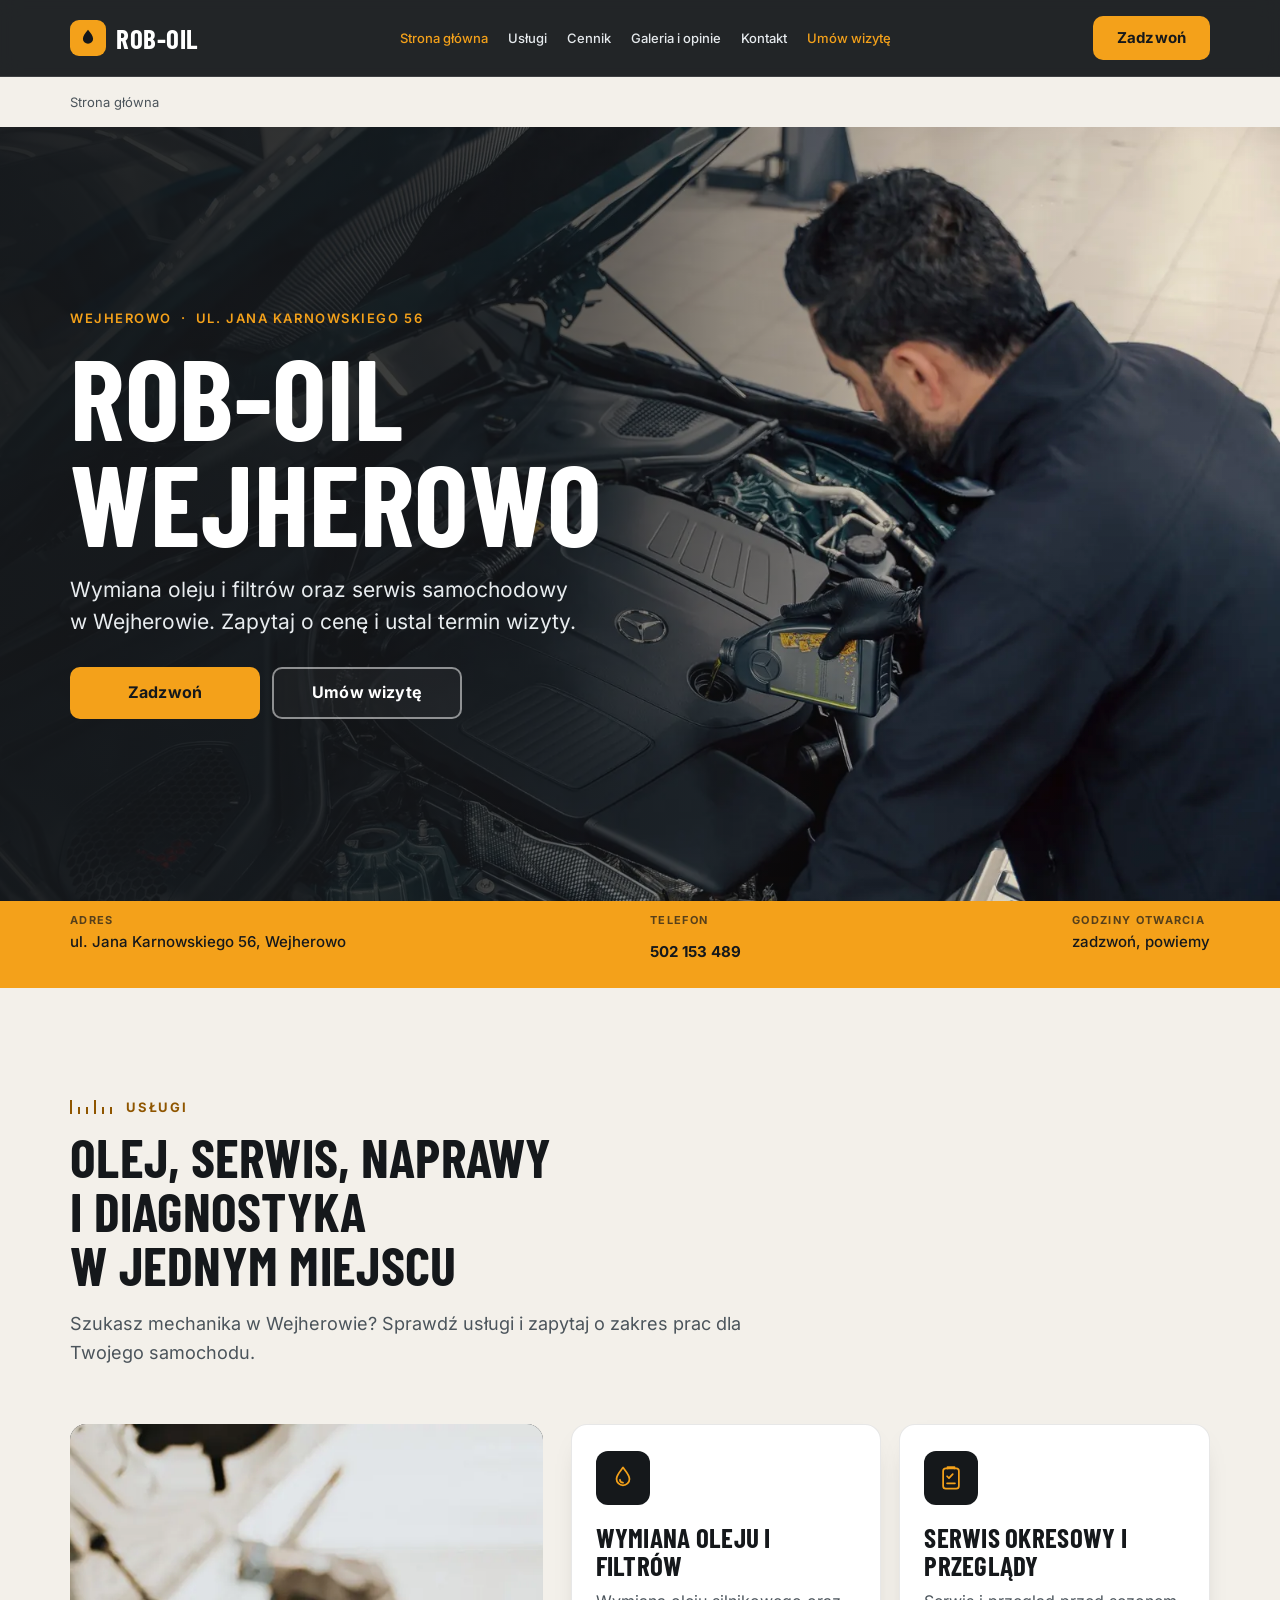
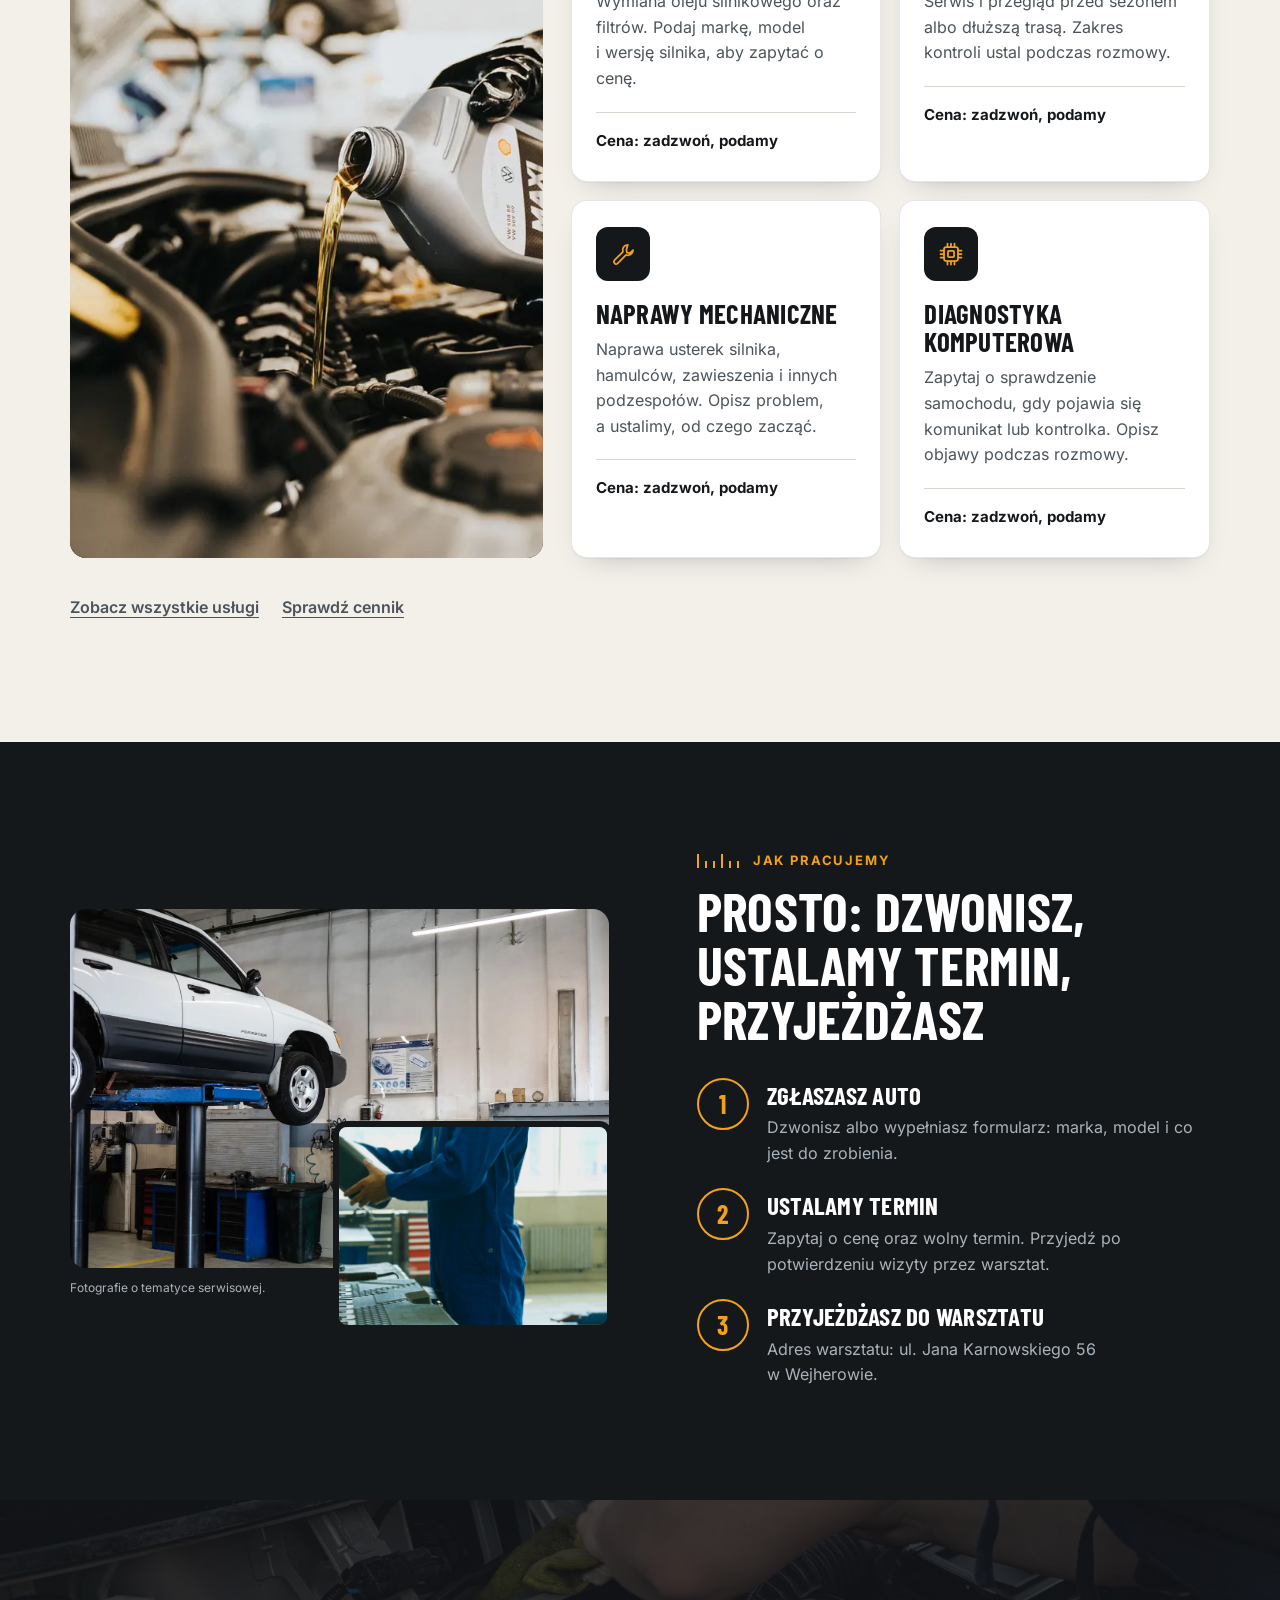
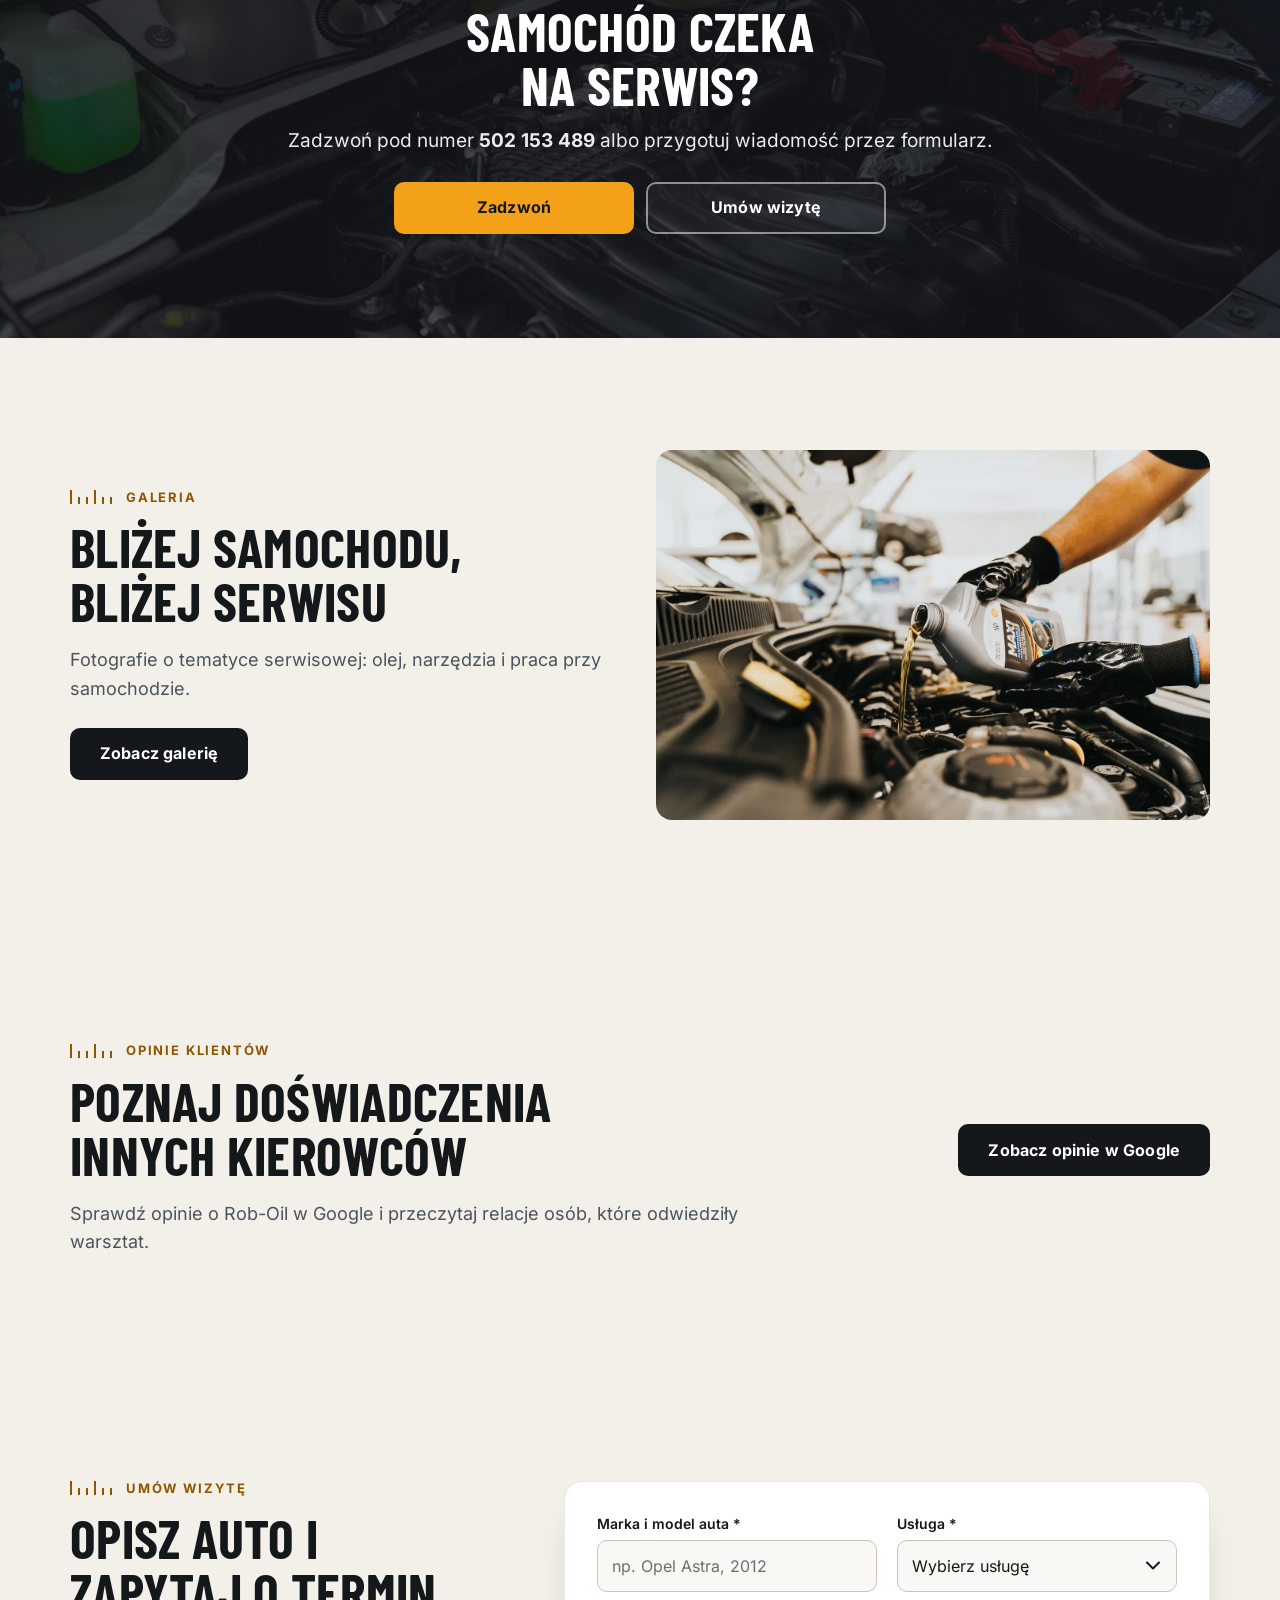
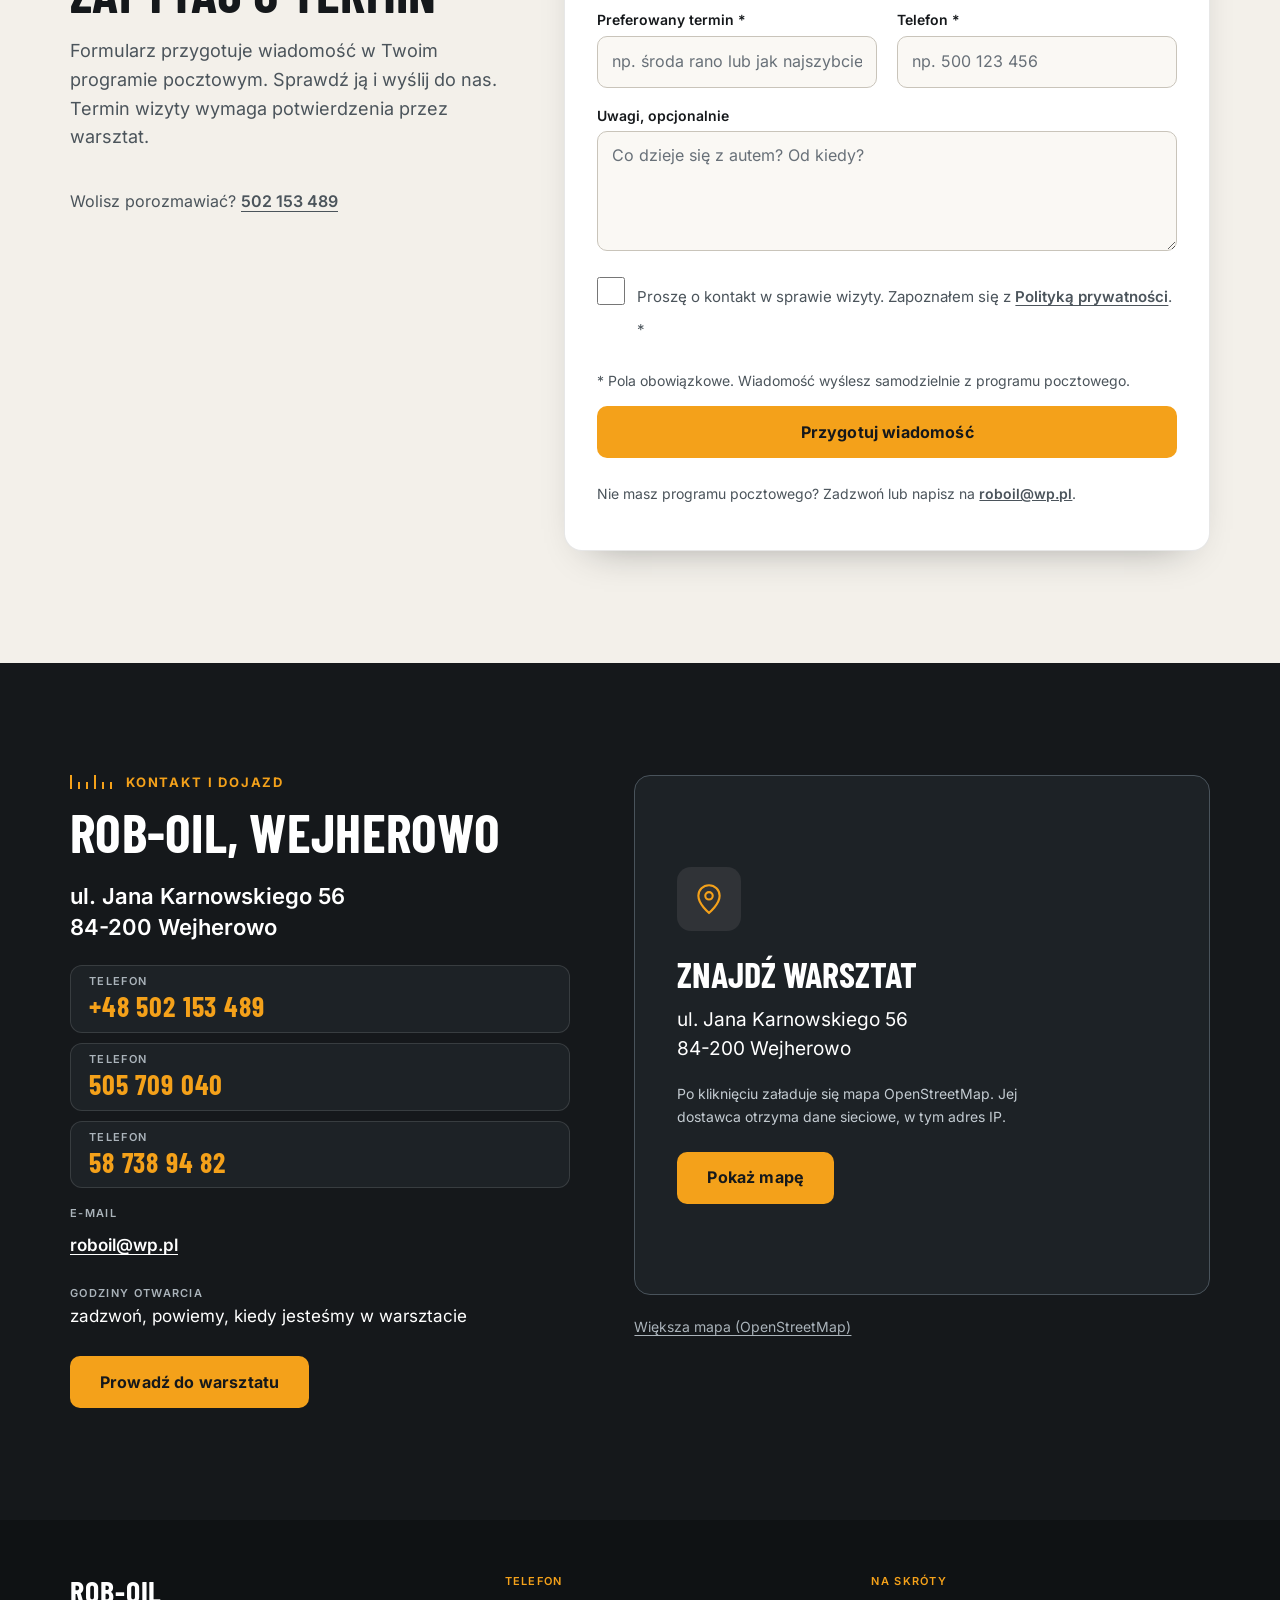
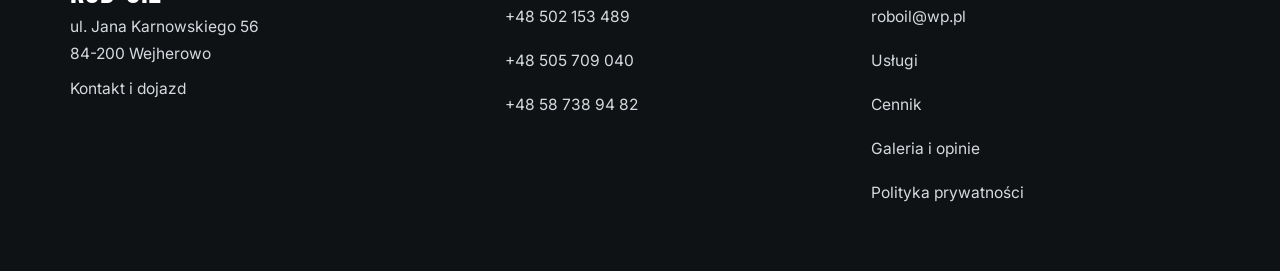
<file: index.html>
<!doctype html><html lang="pl"><head><meta charset="utf-8"><meta name="viewport" content="width=device-width, initial-scale=1"><title>Rob-Oil Wejherowo | Mechanik, wymiana oleju i serwis samochodowy</title>
<meta name="robots" content="noindex, nofollow">
<meta name="description" content="Rob-Oil, mechanik w Wejherowie. Wymiana oleju, serwis samochodowy, kontakt i dojazd. ul. Jana Karnowskiego 56. Zadzwoń: 502 153 489."><meta name="theme-color" content="#15181b"><meta property="og:type" content="website"><meta property="og:locale" content="pl_PL"><meta property="og:site_name" content="Rob-Oil"><meta property="og:title" content="Rob-Oil Wejherowo | Mechanik, wymiana oleju i serwis samochodowy"><meta property="og:description" content="Rob-Oil, mechanik w Wejherowie. Wymiana oleju, serwis samochodowy, kontakt i dojazd. ul. Jana Karnowskiego 56. Zadzwoń: 502 153 489."><meta property="og:image" content="img/og.webp"><meta name="twitter:card" content="summary_large_image"><link rel="icon" href="favicon.svg"><link rel="preload" href="fonts/inter-400-700-latin-ext.woff2" as="font" type="font/woff2" crossorigin><link rel="preload" href="fonts/barlow-condensed-700-latin-ext.woff2" as="font" type="font/woff2" crossorigin><link rel="stylesheet" href="styles.css"><script type="application/ld+json">{"@context":"https://schema.org","@type":"AutoRepair","name":"Rob-Oil","email":"roboil@wp.pl","telephone":["+48502153489","+48505709040","+48587389482"],"address":{"@type":"PostalAddress","streetAddress":"ul. Jana Karnowskiego 56","postalCode":"84-200","addressLocality":"Wejherowo","addressCountry":"PL"},"geo":{"@type":"GeoCoordinates","latitude":54.6129744,"longitude":18.22025}}</script><script src="script.js" defer></script></head><body><a class="skip" href="#tresc">Przejdź do treści</a><header class="top" id="gora"><div class="wrap top__in"><a class="logo" href="index.html" aria-label="Rob-Oil, strona główna"><span class="logo__mark" aria-hidden="true"><svg viewBox="0 0 32 32" width="22" height="22"><path d="M16 4c4.2 5.4 7.4 9 7.4 13a7.4 7.4 0 0 1-14.8 0c0-4 3.2-7.6 7.4-13z" fill="currentColor"/></svg></span><span class="logo__text">Rob-Oil</span></a><button class="menu-toggle" id="menu-toggle" type="button" aria-expanded="false" aria-controls="primary-nav"><span>Menu</span><svg width="20" height="20" viewBox="0 0 20 20" aria-hidden="true"><path d="M2 5h16M2 10h16M2 15h16" fill="none" stroke="currentColor" stroke-width="2"/></svg></button><nav class="nav" id="primary-nav" aria-label="Menu główne"><a href="index.html" aria-current="page">Strona główna</a><a href="uslugi.html">Usługi</a><a href="cennik.html">Cennik</a><a href="galeria.html">Galeria i opinie</a><a href="kontakt.html">Kontakt</a><a class="nav__book" href="kontakt.html#wizyta">Umów wizytę</a></nav><a class="btn btn--accent btn--sm top__call" href="tel:+48502153489">Zadzwoń</a></div></header><main id="tresc"><nav class="breadcrumbs wrap" aria-label="Okruszki"><ol><li><span aria-current="page">Strona główna</span></li></ol></nav>

<section class="hero">
  <img class="hero__img" src="img/hero-serwis.webp" width="1600" height="1067" alt="Mechanik nalewa olej do silnika samochodu osobowego w warsztacie" fetchpriority="high">
  <div class="hero__shade" aria-hidden="true"></div>
  <div class="wrap hero__in">
    <p class="eyebrow">Wejherowo &nbsp;·&nbsp; ul.&nbsp;Jana&nbsp;Karnowskiego&nbsp;56</p>
    <h1>Rob-Oil Wejherowo</h1>
    <p class="hero__lead">Wymiana oleju i filtrów oraz serwis samochodowy w&nbsp;Wejherowie. Zapytaj o cenę i&nbsp;ustal termin wizyty.</p>
    <div class="hero__cta">
      <a class="btn btn--accent" href="tel:+48502153489">Zadzwoń</a>
      <a class="btn btn--ghost" href="kontakt.html#wizyta">Umów wizytę</a>
    </div>
  </div>
</section>

<section class="strip" aria-label="Najważniejsze informacje">
  <ul class="wrap strip__in">
    <li><span class="strip__k">Adres</span> ul. Jana Karnowskiego 56, Wejherowo</li>
    <li><span class="strip__k">Telefon</span> <a href="tel:+48502153489">502 153 489</a></li>
    <li><span class="strip__k">Godziny otwarcia</span> zadzwoń, powiemy</li>
  </ul>
</section>

<section class="sec sec--paper" id="uslugi">
  <div class="wrap">
    <p class="kicker"><span class="ruler" aria-hidden="true"></span>Usługi</p>
    <h2>Olej, serwis, naprawy i&nbsp;diagnostyka w&nbsp;jednym miejscu</h2>
    <p class="sec__lead">Szukasz mechanika w Wejherowie? Sprawdź usługi i&nbsp;zapytaj o zakres prac dla Twojego samochodu.</p>

    <div class="svc">
      <figure class="svc__photo">
        <img src="img/wymiana-oleju.webp" width="1400" height="933" loading="lazy" alt="Zbliżenie: olej silnikowy wlewany do silnika samochodu, w rękawicach roboczych">
      </figure>
      <div class="svc__grid">
        <article class="card">
          <span class="card__ico" aria-hidden="true"><svg viewBox="0 0 32 32" width="28" height="28" fill="none" stroke="currentColor" stroke-width="2" stroke-linecap="round" stroke-linejoin="round"><path d="M16 4c4.2 5.4 7.4 9 7.4 13a7.4 7.4 0 0 1-14.8 0c0-4 3.2-7.6 7.4-13z"/><path d="M12.5 18a3.6 3.6 0 0 0 3.5 3.4"/></svg></span>
          <h3>Wymiana oleju i filtrów</h3>
          <p>Wymiana oleju silnikowego oraz filtrów. Podaj markę, model i&nbsp;wersję silnika, aby zapytać o cenę.</p>
        <p class="price-label">Cena: zadzwoń, podamy</p></article>
        <article class="card">
          <span class="card__ico" aria-hidden="true"><svg viewBox="0 0 32 32" width="28" height="28" fill="none" stroke="currentColor" stroke-width="2" stroke-linecap="round" stroke-linejoin="round"><rect x="7" y="5" width="18" height="23" rx="3"/><path d="M12 5V3.5h8V5"/><path d="M11.5 14l2.2 2.2 4.3-4.6"/><path d="M11.5 22h9"/></svg></span>
          <h3>Serwis okresowy i przeglądy</h3>
          <p>Serwis i przegląd przed sezonem albo dłuższą trasą. Zakres kontroli ustal podczas rozmowy.</p>
        <p class="price-label">Cena: zadzwoń, podamy</p></article>
        <article class="card">
          <span class="card__ico" aria-hidden="true"><svg viewBox="0 0 32 32" width="28" height="28" fill="none" stroke="currentColor" stroke-width="2" stroke-linecap="round" stroke-linejoin="round"><path d="M21.5 5.5a6 6 0 0 0-5.6 8L6 23.4a2.6 2.6 0 0 0 3.6 3.6l9.9-9.9a6 6 0 0 0 8-5.6l-3.6 3.6-3.4-.6-.6-3.4z"/></svg></span>
          <h3>Naprawy mechaniczne</h3>
          <p>Naprawa usterek silnika, hamulców, zawieszenia i&nbsp;innych podzespołów. Opisz problem, a&nbsp;ustalimy, od czego zacząć.</p>
        <p class="price-label">Cena: zadzwoń, podamy</p></article>
        <article class="card">
          <span class="card__ico" aria-hidden="true"><svg viewBox="0 0 32 32" width="28" height="28" fill="none" stroke="currentColor" stroke-width="2" stroke-linecap="round" stroke-linejoin="round"><rect x="8" y="8" width="16" height="16" rx="2.5"/><rect x="12.5" y="12.5" width="7" height="7" rx="1"/><path d="M12 4v4M16 4v4M20 4v4M12 24v4M16 24v4M20 24v4M4 12h4M4 16h4M4 20h4M24 12h4M24 16h4M24 20h4"/></svg></span>
          <h3>Diagnostyka komputerowa</h3>
          <p>Zapytaj o sprawdzenie samochodu, gdy pojawia się komunikat lub kontrolka. Opisz objawy podczas rozmowy.</p>
        <p class="price-label">Cena: zadzwoń, podamy</p></article>
      </div>
    </div>
    <p class="note"><a class="text-link" href="uslugi.html">Zobacz wszystkie usługi</a> <a class="text-link" href="cennik.html">Sprawdź cennik</a></p>
  </div>
</section>

<section class="sec sec--dark" id="jak-pracujemy">
  <div class="wrap how">
    <div class="duo">
      <img class="duo__big" src="img/warsztat-podnosnik.webp" width="1400" height="933" loading="lazy" alt="Wnętrze warsztatu: samochód osobowy na podnośniku, wózki z narzędziami przy ścianie">
      <img class="duo__small" src="img/mechanik-olej.webp" width="1200" height="820" loading="lazy" alt="Mechanik w niebieskim kombinezonie z pojemnikiem oleju w warsztacie">
    <p class="photo-context">Fotografie o tematyce serwisowej.</p></div>
    <div class="how__txt">
      <p class="kicker"><span class="ruler" aria-hidden="true"></span>Jak pracujemy</p>
      <h2>Prosto: dzwonisz, ustalamy termin, przyjeżdżasz</h2>
      <ol class="steps">
        <li><span class="steps__n" aria-hidden="true">1</span><div><h3>Zgłaszasz auto</h3><p>Dzwonisz albo wypełniasz formularz: marka, model i&nbsp;co jest do zrobienia.</p></div></li>
        <li><span class="steps__n" aria-hidden="true">2</span><div><h3>Ustalamy termin</h3><p>Zapytaj o cenę oraz wolny termin. Przyjedź po potwierdzeniu wizyty przez warsztat.</p></div></li>
        <li><span class="steps__n" aria-hidden="true">3</span><div><h3>Przyjeżdżasz do warsztatu</h3><p>Adres warsztatu: ul. Jana Karnowskiego 56 w&nbsp;Wejherowie.</p></div></li>
      </ol>
    </div>
  </div>
</section>

<section class="band">
  <img class="band__img" src="img/naprawy-silnik.webp" width="1600" height="1067" loading="lazy" alt="Praca przy silniku samochodu">
  <div class="band__shade" aria-hidden="true"></div>
  <div class="wrap band__in">
    <h2>Samochód czeka na serwis?</h2>
    <p>Zadzwoń pod numer <strong>502&nbsp;153&nbsp;489</strong> albo przygotuj wiadomość przez formularz.</p>
    <div class="band__cta">
      <a class="btn btn--accent" href="tel:+48502153489">Zadzwoń</a>
      <a class="btn btn--ghost" href="kontakt.html#wizyta">Umów wizytę</a>
    </div>
  </div>
</section>

<section class="sec sec--paper"><div class="wrap gallery-teaser"><div><p class="kicker"><span class="ruler" aria-hidden="true"></span>Galeria</p><h2>Bliżej samochodu, bliżej serwisu</h2><p class="sec__lead">Fotografie o tematyce serwisowej: olej, narzędzia i praca przy samochodzie.</p><a class="btn btn--dark" href="galeria.html">Zobacz galerię</a></div><a href="galeria.html" aria-label="Otwórz galerię zdjęć"><img src="img/wymiana-oleju.webp" alt="Nalewanie oleju do silnika" width="1400" height="933" loading="lazy"></a></div></section><section class="sec sec--paper" id="opinie"><div class="wrap review-block"><div><p class="kicker"><span class="ruler" aria-hidden="true"></span>Opinie klientów</p><h2>Poznaj doświadczenia innych kierowców</h2><p class="sec__lead">Sprawdź opinie o Rob-Oil w Google i przeczytaj relacje osób, które odwiedziły warsztat.</p></div><a class="btn btn--dark" href="https://www.google.com/maps/search/?api=1&amp;query=Rob-Oil%20Jana%20Karnowskiego%2056%20Wejherowo" target="_blank" rel="noopener noreferrer">Zobacz opinie w Google</a></div></section><section class="sec sec--paper" id="wizyta"><div class="wrap book"><div class="book__intro"><p class="kicker"><span class="ruler" aria-hidden="true"></span>Umów wizytę</p><h2>Opisz auto i zapytaj o termin</h2><p class="sec__lead">Formularz przygotuje wiadomość w Twoim programie pocztowym. Sprawdź ją i wyślij do nas. Termin wizyty wymaga potwierdzenia przez warsztat.</p><p class="note">Wolisz porozmawiać? <a class="text-link" href="tel:+48502153489">502 153 489</a></p></div><form class="form" id="forma" action="mailto:roboil@wp.pl" method="post" enctype="text/plain" novalidate><div id="form-errors" class="form-errors field--full" role="alert" tabindex="-1" hidden></div><div class="field"><label for="f-auto">Marka i model auta *</label><input id="f-auto" name="auto" type="text" required autocomplete="off" placeholder="np. Opel Astra, 2012" maxlength="80"></div><div class="field"><label for="f-usluga">Usługa *</label><select id="f-usluga" name="usluga" required><option value="">Wybierz usługę</option><option>Wymiana oleju i filtrów</option><option>Serwis okresowy i przeglądy</option><option>Naprawy mechaniczne</option><option>Diagnostyka komputerowa</option><option>Opony i wulkanizacja</option><option>Serwis klimatyzacji</option><option>Olej w skrzyni automatycznej</option><option>Sprawdzenie auta przed zakupem</option><option>Inna sprawa</option></select></div><div class="field"><label for="f-termin">Preferowany termin *</label><input id="f-termin" name="termin" type="text" required autocomplete="off" placeholder="np. środa rano lub jak najszybciej" maxlength="80"></div><div class="field"><label for="f-tel">Telefon *</label><input id="f-tel" name="telefon" type="tel" required autocomplete="tel" inputmode="tel" placeholder="np. 500 123 456" maxlength="30"></div><div class="field field--full"><label for="f-uwagi">Uwagi, opcjonalnie</label><textarea id="f-uwagi" name="uwagi" rows="4" placeholder="Co dzieje się z autem? Od kiedy?" maxlength="1000"></textarea></div><div class="field field--full"><label class="check" for="f-zgoda"><input id="f-zgoda" name="zgoda" type="checkbox" required><span>Proszę o kontakt w sprawie wizyty. Zapoznałem się z <a href="polityka-prywatnosci.html">Polityką prywatności</a>. *</span></label></div><div class="field field--full form__foot"><p class="form__hint">* Pola obowiązkowe. Wiadomość wyślesz samodzielnie z programu pocztowego.</p><button class="btn btn--accent btn--block" type="submit">Przygotuj wiadomość</button><p class="form__hint" id="forma-info" role="status">Nie masz programu pocztowego? Zadzwoń lub napisz na <a href="mailto:roboil@wp.pl">roboil@wp.pl</a>.</p><a id="mailto-fallback" class="text-link" hidden href="mailto:roboil@wp.pl">Otwórz przygotowaną wiadomość ponownie</a></div></form></div></section><section class="sec sec--dark" id="kontakt">
  <div class="wrap contact">
    <div class="contact__info">
      <p class="kicker"><span class="ruler" aria-hidden="true"></span>Kontakt i dojazd</p>
      <h2>Rob-Oil, Wejherowo</h2>
      <address class="addr">
        ul. Jana Karnowskiego 56<br>
        84-200 Wejherowo
      </address>
      <ul class="phones">
        <li><a href="tel:+48502153489"><span>Telefon</span><strong>+48 502 153 489</strong></a></li>
        <li><a href="tel:+48505709040"><span>Telefon</span><strong>505 709 040</strong></a></li>
        <li><a href="tel:+48587389482"><span>Telefon</span><strong>58 738 94 82</strong></a></li>
      </ul>
      <p class="mail"><span>E-mail</span> <a href="mailto:roboil@wp.pl">roboil@wp.pl</a></p>
      <p class="hours"><span>Godziny otwarcia</span> zadzwoń, powiemy, kiedy jesteśmy w warsztacie</p>
      <a class="btn btn--accent" href="https://www.google.com/maps/dir/?api=1&amp;destination=54.6129744,18.22025" target="_blank" rel="noopener">Prowadź do warsztatu</a>
    </div>
    <div class="contact__map">
      <div class="map-preview" id="map-preview">
        <span class="map-preview__icon" aria-hidden="true"><svg viewBox="0 0 32 32" width="34" height="34" fill="none" stroke="currentColor" stroke-width="2"><path d="M26 13c0 8-10 16-10 16S6 21 6 13a10 10 0 1 1 20 0Z"/><circle cx="16" cy="13" r="3.5"/></svg></span>
        <h3>Znajdź warsztat</h3>
        <p class="map-preview__address">ul. Jana Karnowskiego 56<br>84-200 Wejherowo</p>
        <p class="map-preview__notice">Po kliknięciu załaduje się mapa OpenStreetMap. Jej dostawca otrzyma dane sieciowe, w tym adres IP.</p>
        <button class="btn btn--accent" id="map-load" type="button" data-load-map aria-controls="workshop-map" aria-expanded="false">Pokaż mapę</button>
      </div>
      <iframe id="workshop-map" title="Mapa: Rob-Oil, ul. Jana Karnowskiego 56, Wejherowo" loading="eager" referrerpolicy="no-referrer" hidden
        data-src="https://www.openstreetmap.org/export/embed.html?bbox=18.2125%2C54.6085%2C18.2280%2C54.6175&amp;layer=mapnik&amp;marker=54.6129744%2C18.22025"></iframe>
      <p class="map-status" id="map-status" role="status" hidden>Jeśli mapa się nie wyświetla, otwórz większą mapę.</p>
      <a class="map__link" href="https://www.openstreetmap.org/?mlat=54.6129744&amp;mlon=18.22025#map=17/54.6129744/18.22025" target="_blank" rel="noopener">Większa mapa (OpenStreetMap)</a>
    </div>
  </div>
</section></main><footer class="foot"><div class="wrap foot__in"><div><p class="foot__name">Rob-Oil</p><p>ul. Jana Karnowskiego 56<br>84-200 Wejherowo</p><a href="kontakt.html">Kontakt i dojazd</a></div><div><p class="foot__h">Telefon</p><a href="tel:+48502153489">+48 502 153 489</a><a href="tel:+48505709040">+48 505 709 040</a><a href="tel:+48587389482">+48 58 738 94 82</a></div><div><p class="foot__h">Na skróty</p><a href="mailto:roboil@wp.pl">roboil@wp.pl</a><a href="uslugi.html">Usługi</a><a href="cennik.html">Cennik</a><a href="galeria.html">Galeria i opinie</a><a href="polityka-prywatnosci.html">Polityka prywatności</a></div></div></footer><nav class="dock" aria-label="Szybki kontakt"><a class="btn btn--accent" href="tel:+48502153489">Zadzwoń</a><a class="btn btn--dark" href="kontakt.html#wizyta">Umów wizytę</a></nav></body></html>
</file>
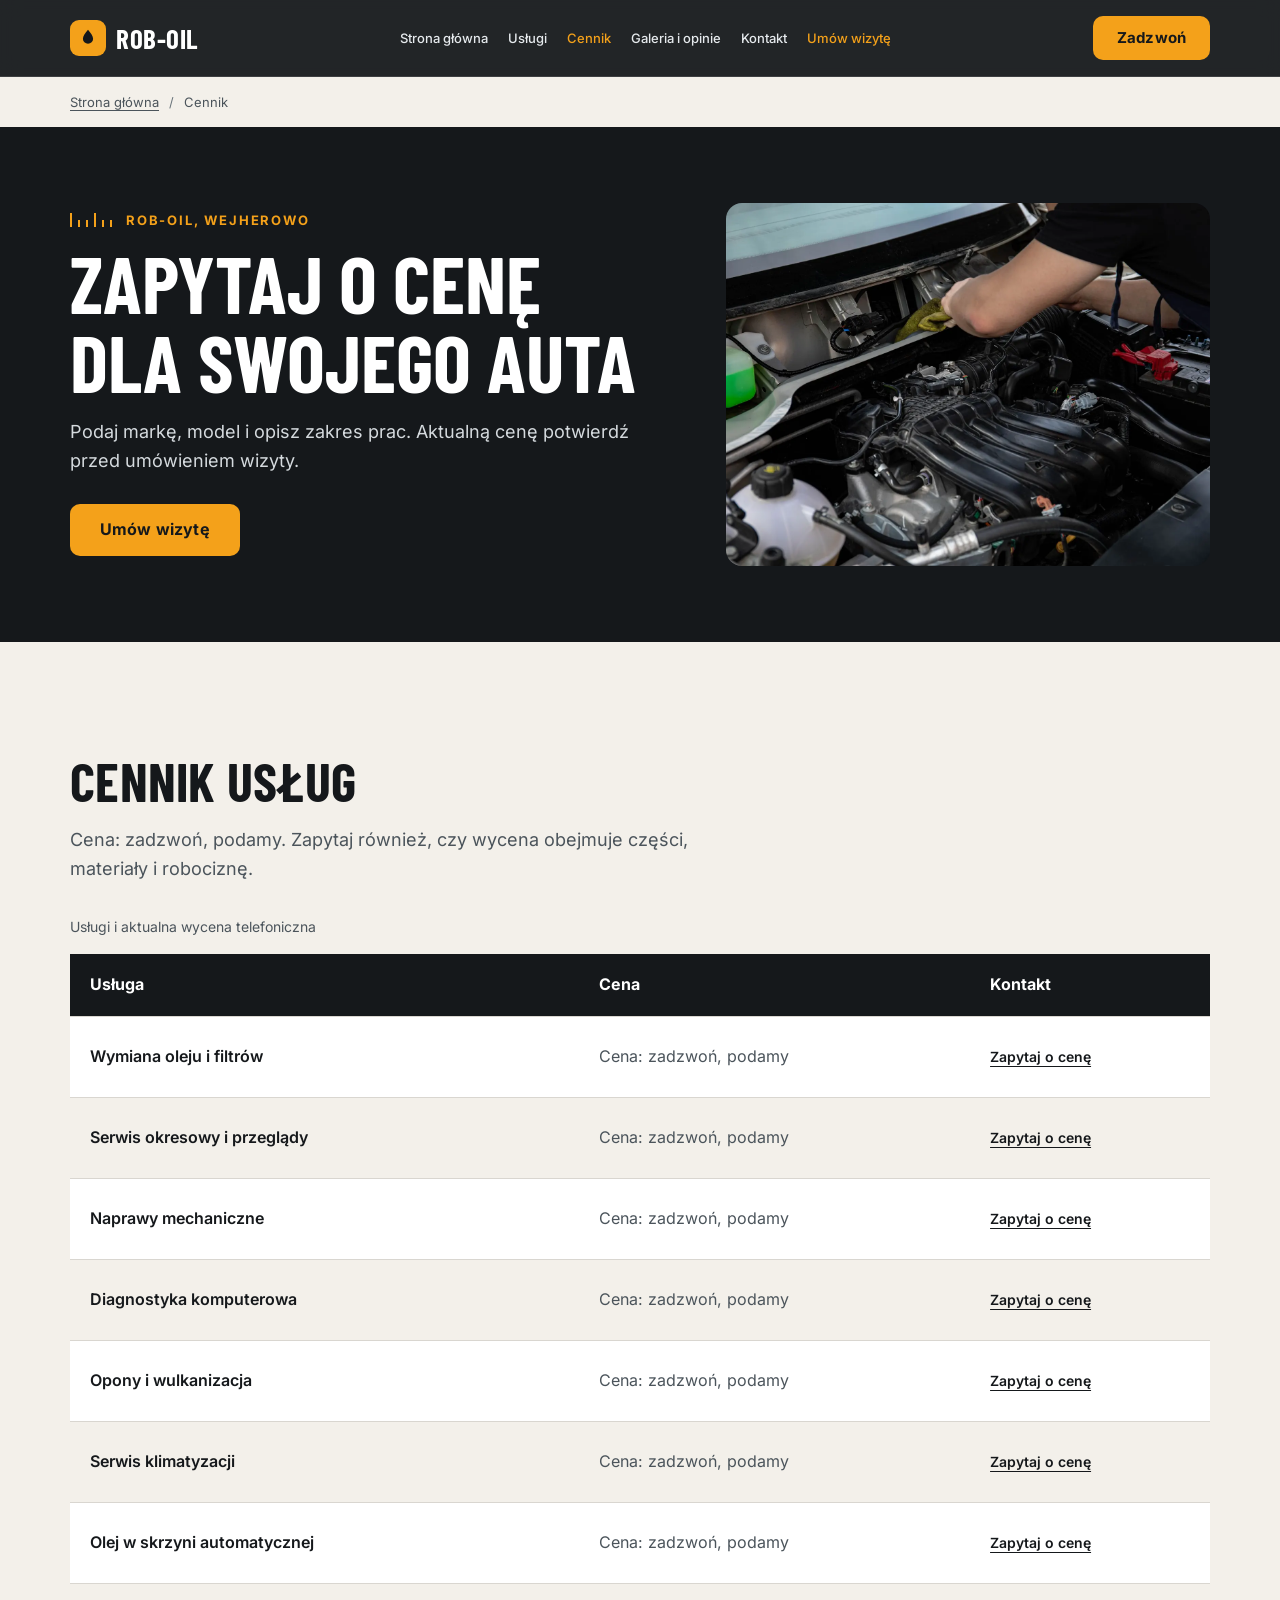
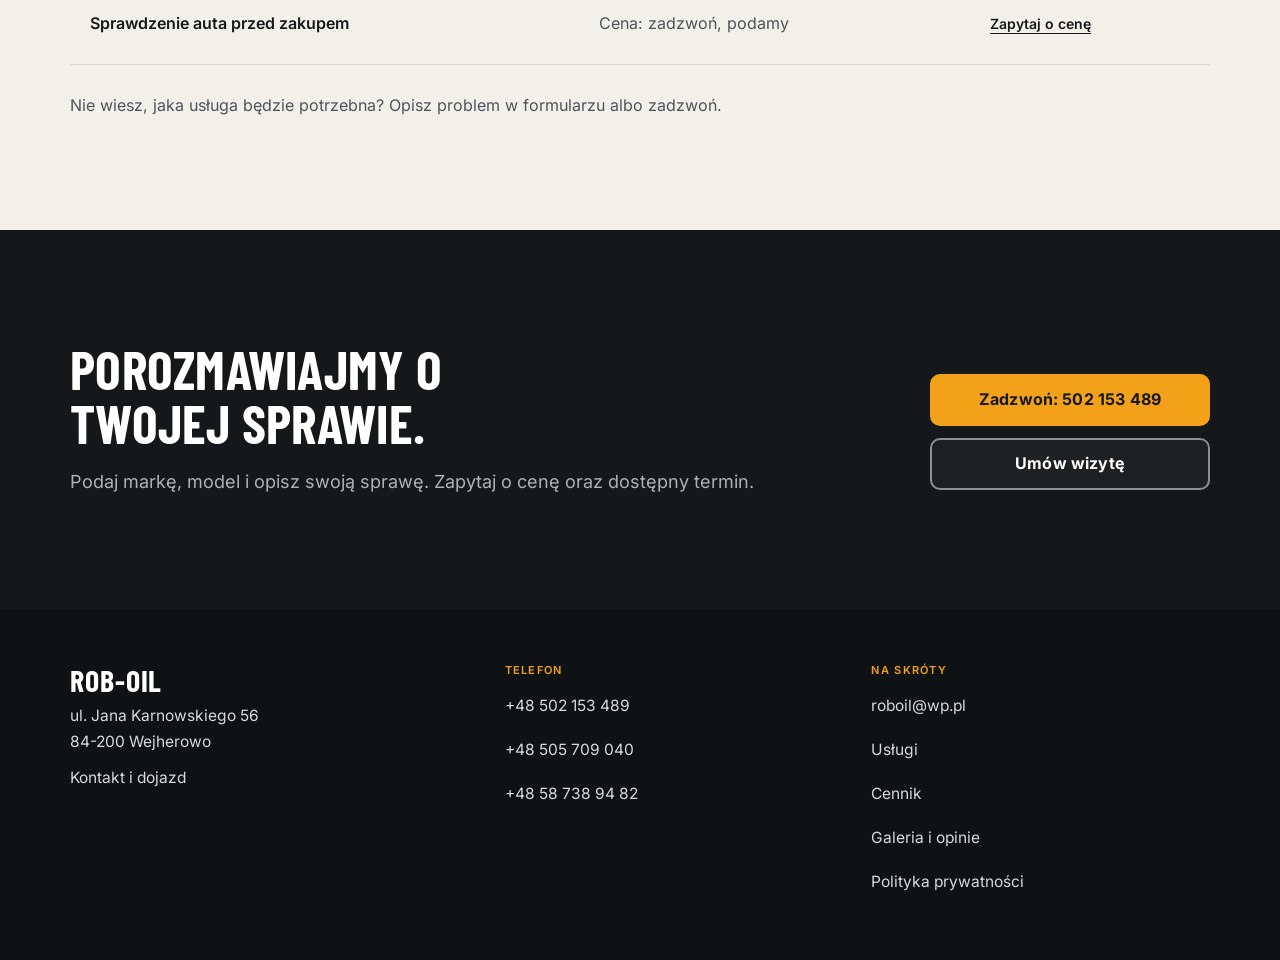
<file: cennik.html>
<!doctype html><html lang="pl"><head><meta charset="utf-8"><meta name="viewport" content="width=device-width, initial-scale=1"><title>Cennik usług samochodowych | Rob-Oil Wejherowo</title>
<meta name="robots" content="noindex, nofollow">
<meta name="description" content="Cennik Rob-Oil w Wejherowie. Zapytaj o koszt wymiany oleju, diagnostyki, naprawy, przeglądu, opon i klimatyzacji. Telefon: 502 153 489."><meta name="theme-color" content="#15181b"><meta property="og:type" content="website"><meta property="og:locale" content="pl_PL"><meta property="og:site_name" content="Rob-Oil"><meta property="og:title" content="Cennik usług samochodowych | Rob-Oil Wejherowo"><meta property="og:description" content="Cennik Rob-Oil w Wejherowie. Zapytaj o koszt wymiany oleju, diagnostyki, naprawy, przeglądu, opon i klimatyzacji. Telefon: 502 153 489."><meta property="og:image" content="img/og.webp"><meta name="twitter:card" content="summary_large_image"><link rel="icon" href="favicon.svg"><link rel="preload" href="fonts/inter-400-700-latin-ext.woff2" as="font" type="font/woff2" crossorigin><link rel="preload" href="fonts/barlow-condensed-700-latin-ext.woff2" as="font" type="font/woff2" crossorigin><link rel="stylesheet" href="styles.css"><script type="application/ld+json">{"@context":"https://schema.org","@type":"AutoRepair","name":"Rob-Oil","email":"roboil@wp.pl","telephone":["+48502153489","+48505709040","+48587389482"],"address":{"@type":"PostalAddress","streetAddress":"ul. Jana Karnowskiego 56","postalCode":"84-200","addressLocality":"Wejherowo","addressCountry":"PL"},"geo":{"@type":"GeoCoordinates","latitude":54.6129744,"longitude":18.22025}}</script><script src="script.js" defer></script></head><body><a class="skip" href="#tresc">Przejdź do treści</a><header class="top" id="gora"><div class="wrap top__in"><a class="logo" href="index.html" aria-label="Rob-Oil, strona główna"><span class="logo__mark" aria-hidden="true"><svg viewBox="0 0 32 32" width="22" height="22"><path d="M16 4c4.2 5.4 7.4 9 7.4 13a7.4 7.4 0 0 1-14.8 0c0-4 3.2-7.6 7.4-13z" fill="currentColor"/></svg></span><span class="logo__text">Rob-Oil</span></a><button class="menu-toggle" id="menu-toggle" type="button" aria-expanded="false" aria-controls="primary-nav"><span>Menu</span><svg width="20" height="20" viewBox="0 0 20 20" aria-hidden="true"><path d="M2 5h16M2 10h16M2 15h16" fill="none" stroke="currentColor" stroke-width="2"/></svg></button><nav class="nav" id="primary-nav" aria-label="Menu główne"><a href="index.html">Strona główna</a><a href="uslugi.html">Usługi</a><a href="cennik.html" aria-current="page">Cennik</a><a href="galeria.html">Galeria i opinie</a><a href="kontakt.html">Kontakt</a><a class="nav__book" href="kontakt.html#wizyta">Umów wizytę</a></nav><a class="btn btn--accent btn--sm top__call" href="tel:+48502153489">Zadzwoń</a></div></header><main id="tresc"><nav class="breadcrumbs wrap" aria-label="Okruszki"><ol><li><a href="index.html">Strona główna</a></li><li><span aria-current="page">Cennik</span></li></ol></nav><section class="page-hero"><div class="wrap page-hero__in"><div><p class="kicker"><span class="ruler" aria-hidden="true"></span>Rob-Oil, Wejherowo</p><h1>Zapytaj o cenę dla swojego auta</h1><p class="sec__lead">Podaj markę, model i opisz zakres prac. Aktualną cenę potwierdź przed umówieniem wizyty.</p><a class="btn btn--accent" href="kontakt.html#wizyta">Umów wizytę</a></div><img src="img/naprawy-silnik.webp" alt="Praca przy silniku samochodu" width="1400" height="933" fetchpriority="high"></div></section><section class="sec sec--paper"><div class="wrap"><h2>Cennik usług</h2><p class="sec__lead">Cena: zadzwoń, podamy. Zapytaj również, czy wycena obejmuje części, materiały i robociznę.</p><table class="price-table"><caption>Usługi i aktualna wycena telefoniczna</caption><thead><tr><th scope="col">Usługa</th><th scope="col">Cena</th><th scope="col">Kontakt</th></tr></thead><tbody><tr data-service="olej"><th scope="row">Wymiana oleju i filtrów</th><td class="price-value">Cena: zadzwoń, podamy</td><td><a class="text-link" href="kontakt.html?usluga=Wymiana%20oleju%20i%20filtr%C3%B3w#wizyta">Zapytaj o cenę<span class="sr-only">: Wymiana oleju i filtrów</span></a></td></tr><tr data-service="przeglad"><th scope="row">Serwis okresowy i przeglądy</th><td class="price-value">Cena: zadzwoń, podamy</td><td><a class="text-link" href="kontakt.html?usluga=Serwis%20okresowy%20i%20przegl%C4%85dy#wizyta">Zapytaj o cenę<span class="sr-only">: Serwis okresowy i przeglądy</span></a></td></tr><tr data-service="mechanika"><th scope="row">Naprawy mechaniczne</th><td class="price-value">Cena: zadzwoń, podamy</td><td><a class="text-link" href="kontakt.html?usluga=Naprawy%20mechaniczne#wizyta">Zapytaj o cenę<span class="sr-only">: Naprawy mechaniczne</span></a></td></tr><tr data-service="diagnostyka"><th scope="row">Diagnostyka komputerowa</th><td class="price-value">Cena: zadzwoń, podamy</td><td><a class="text-link" href="kontakt.html?usluga=Diagnostyka%20komputerowa#wizyta">Zapytaj o cenę<span class="sr-only">: Diagnostyka komputerowa</span></a></td></tr><tr data-service="opony"><th scope="row">Opony i wulkanizacja</th><td class="price-value">Cena: zadzwoń, podamy</td><td><a class="text-link" href="kontakt.html?usluga=Opony%20i%20wulkanizacja#wizyta">Zapytaj o cenę<span class="sr-only">: Opony i wulkanizacja</span></a></td></tr><tr data-service="klimatyzacja"><th scope="row">Serwis klimatyzacji</th><td class="price-value">Cena: zadzwoń, podamy</td><td><a class="text-link" href="kontakt.html?usluga=Serwis%20klimatyzacji#wizyta">Zapytaj o cenę<span class="sr-only">: Serwis klimatyzacji</span></a></td></tr><tr data-service="skrzynia"><th scope="row">Olej w skrzyni automatycznej</th><td class="price-value">Cena: zadzwoń, podamy</td><td><a class="text-link" href="kontakt.html?usluga=Olej%20w%20skrzyni%20automatycznej#wizyta">Zapytaj o cenę<span class="sr-only">: Olej w skrzyni automatycznej</span></a></td></tr><tr data-service="przed-zakupem"><th scope="row">Sprawdzenie auta przed zakupem</th><td class="price-value">Cena: zadzwoń, podamy</td><td><a class="text-link" href="kontakt.html?usluga=Sprawdzenie%20auta%20przed%20zakupem#wizyta">Zapytaj o cenę<span class="sr-only">: Sprawdzenie auta przed zakupem</span></a></td></tr></tbody></table><p class="note">Nie wiesz, jaka usługa będzie potrzebna? Opisz problem w formularzu albo zadzwoń.</p></div></section><section class="sec sec--dark"><div class="wrap end-cta"><div><h2>Porozmawiajmy o Twojej sprawie.</h2><p class="sec__lead">Podaj markę, model i opisz swoją sprawę. Zapytaj o cenę oraz dostępny termin.</p></div><div class="actions"><a class="btn btn--accent" href="tel:+48502153489">Zadzwoń: 502 153 489</a><a class="btn btn--ghost" href="kontakt.html#wizyta">Umów wizytę</a></div></div></section></main><footer class="foot"><div class="wrap foot__in"><div><p class="foot__name">Rob-Oil</p><p>ul. Jana Karnowskiego 56<br>84-200 Wejherowo</p><a href="kontakt.html">Kontakt i dojazd</a></div><div><p class="foot__h">Telefon</p><a href="tel:+48502153489">+48 502 153 489</a><a href="tel:+48505709040">+48 505 709 040</a><a href="tel:+48587389482">+48 58 738 94 82</a></div><div><p class="foot__h">Na skróty</p><a href="mailto:roboil@wp.pl">roboil@wp.pl</a><a href="uslugi.html">Usługi</a><a href="cennik.html">Cennik</a><a href="galeria.html">Galeria i opinie</a><a href="polityka-prywatnosci.html">Polityka prywatności</a></div></div></footer><nav class="dock" aria-label="Szybki kontakt"><a class="btn btn--accent" href="tel:+48502153489">Zadzwoń</a><a class="btn btn--dark" href="kontakt.html#wizyta">Umów wizytę</a></nav></body></html>
</file>
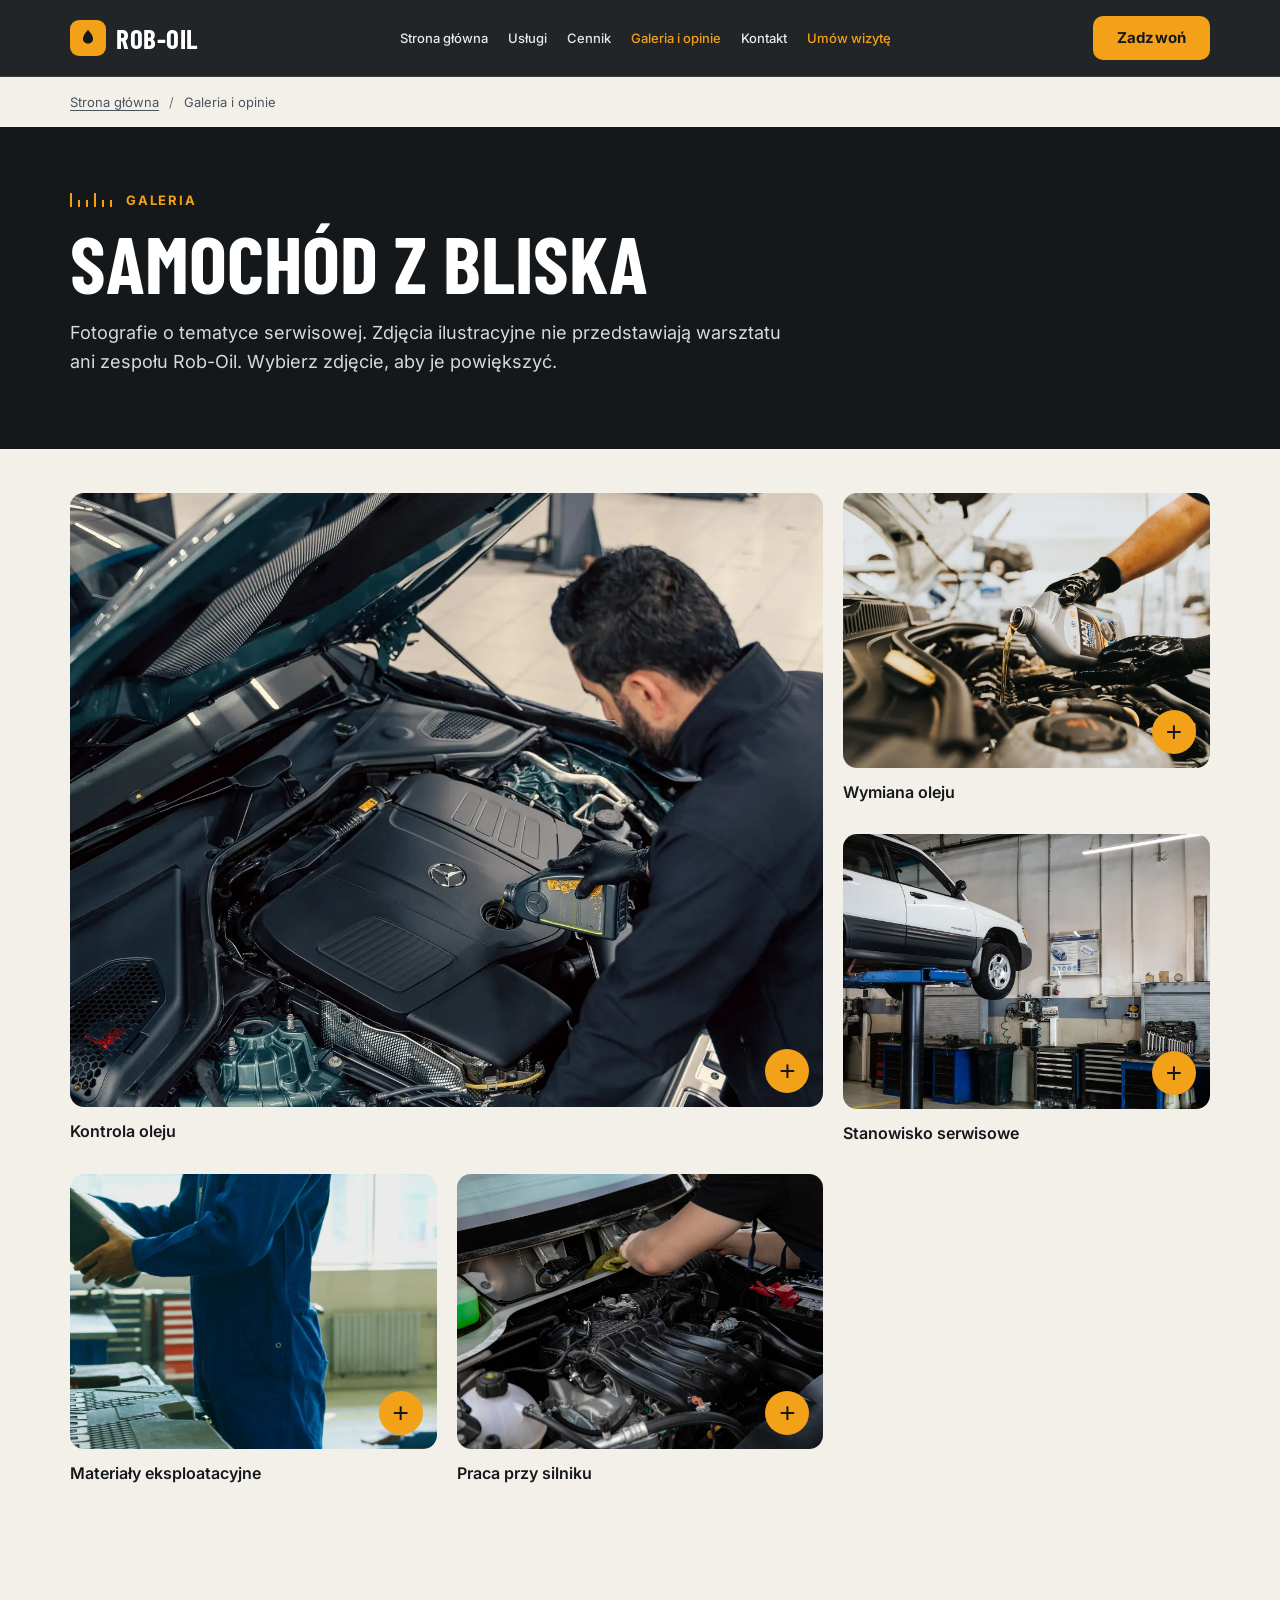
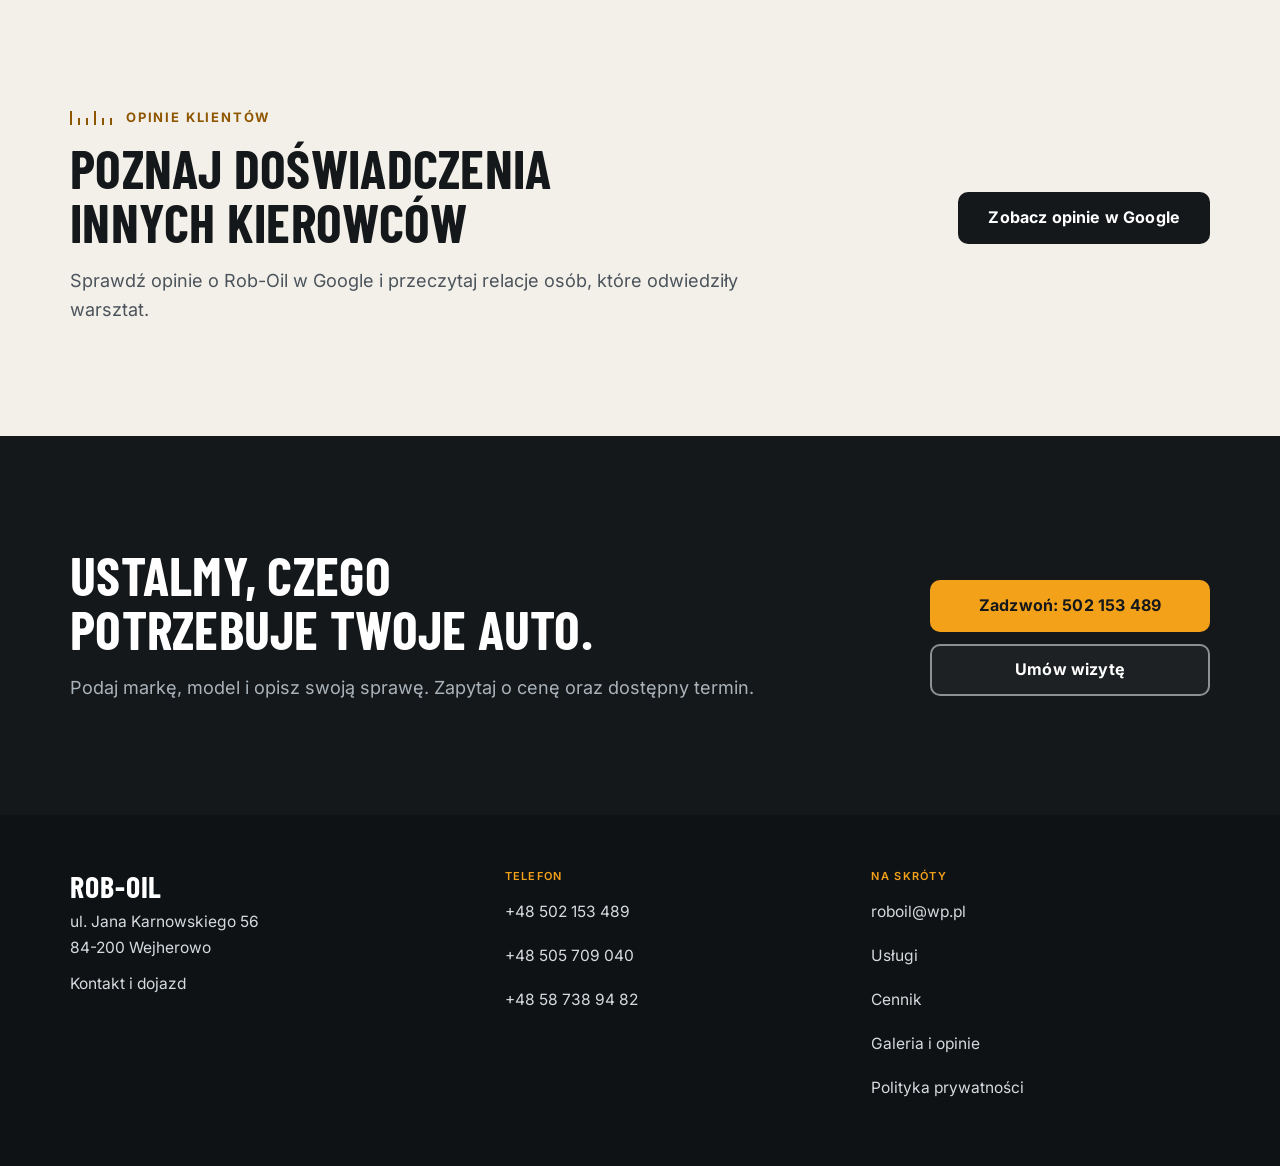
<file: galeria.html>
<!doctype html><html lang="pl"><head><meta charset="utf-8"><meta name="viewport" content="width=device-width, initial-scale=1"><title>Galeria i opinie klientów | Rob-Oil Wejherowo</title>
<meta name="robots" content="noindex, nofollow">
<meta name="description" content="Galeria fotografii o tematyce serwisowej i odnośnik do opinii o Rob-Oil w Google. Kontakt z warsztatem w Wejherowie: 502 153 489."><meta name="theme-color" content="#15181b"><meta property="og:type" content="website"><meta property="og:locale" content="pl_PL"><meta property="og:site_name" content="Rob-Oil"><meta property="og:title" content="Galeria i opinie klientów | Rob-Oil Wejherowo"><meta property="og:description" content="Galeria fotografii o tematyce serwisowej i odnośnik do opinii o Rob-Oil w Google. Kontakt z warsztatem w Wejherowie: 502 153 489."><meta property="og:image" content="img/og.webp"><meta name="twitter:card" content="summary_large_image"><link rel="icon" href="favicon.svg"><link rel="preload" href="fonts/inter-400-700-latin-ext.woff2" as="font" type="font/woff2" crossorigin><link rel="preload" href="fonts/barlow-condensed-700-latin-ext.woff2" as="font" type="font/woff2" crossorigin><link rel="stylesheet" href="styles.css"><script type="application/ld+json">{"@context":"https://schema.org","@type":"AutoRepair","name":"Rob-Oil","email":"roboil@wp.pl","telephone":["+48502153489","+48505709040","+48587389482"],"address":{"@type":"PostalAddress","streetAddress":"ul. Jana Karnowskiego 56","postalCode":"84-200","addressLocality":"Wejherowo","addressCountry":"PL"},"geo":{"@type":"GeoCoordinates","latitude":54.6129744,"longitude":18.22025}}</script><script src="script.js" defer></script></head><body><a class="skip" href="#tresc">Przejdź do treści</a><header class="top" id="gora"><div class="wrap top__in"><a class="logo" href="index.html" aria-label="Rob-Oil, strona główna"><span class="logo__mark" aria-hidden="true"><svg viewBox="0 0 32 32" width="22" height="22"><path d="M16 4c4.2 5.4 7.4 9 7.4 13a7.4 7.4 0 0 1-14.8 0c0-4 3.2-7.6 7.4-13z" fill="currentColor"/></svg></span><span class="logo__text">Rob-Oil</span></a><button class="menu-toggle" id="menu-toggle" type="button" aria-expanded="false" aria-controls="primary-nav"><span>Menu</span><svg width="20" height="20" viewBox="0 0 20 20" aria-hidden="true"><path d="M2 5h16M2 10h16M2 15h16" fill="none" stroke="currentColor" stroke-width="2"/></svg></button><nav class="nav" id="primary-nav" aria-label="Menu główne"><a href="index.html">Strona główna</a><a href="uslugi.html">Usługi</a><a href="cennik.html">Cennik</a><a href="galeria.html" aria-current="page">Galeria i opinie</a><a href="kontakt.html">Kontakt</a><a class="nav__book" href="kontakt.html#wizyta">Umów wizytę</a></nav><a class="btn btn--accent btn--sm top__call" href="tel:+48502153489">Zadzwoń</a></div></header><main id="tresc"><nav class="breadcrumbs wrap" aria-label="Okruszki"><ol><li><a href="index.html">Strona główna</a></li><li><span aria-current="page">Galeria i opinie</span></li></ol></nav><section class="page-hero page-hero--text"><div class="wrap"><p class="kicker"><span class="ruler" aria-hidden="true"></span>Galeria</p><h1>Samochód z bliska</h1><p class="sec__lead">Fotografie o tematyce serwisowej. Zdjęcia ilustracyjne nie przedstawiają warsztatu ani zespołu Rob-Oil. Wybierz zdjęcie, aby je powiększyć.</p></div></section><section class="sec sec--paper gallery-section"><div class="wrap gallery-grid"><figure class="gallery-card"><button class="gallery__item" type="button" data-full="img/hero-serwis.webp" data-caption="Kontrola oleju" aria-label="Powiększ zdjęcie: Kontrola oleju"><img src="img/hero-serwis.webp" alt="Praca przy oleju silnikowym w samochodzie" width="1600" height="1067" loading="eager"><span aria-hidden="true" class="gallery-plus">+</span></button><figcaption>Kontrola oleju</figcaption></figure><figure class="gallery-card"><button class="gallery__item" type="button" data-full="img/wymiana-oleju.webp" data-caption="Wymiana oleju" aria-label="Powiększ zdjęcie: Wymiana oleju"><img src="img/wymiana-oleju.webp" alt="Nalewanie oleju do silnika samochodu" width="1400" height="933" loading="eager"><span aria-hidden="true" class="gallery-plus">+</span></button><figcaption>Wymiana oleju</figcaption></figure><figure class="gallery-card"><button class="gallery__item" type="button" data-full="img/warsztat-podnosnik.webp" data-caption="Stanowisko serwisowe" aria-label="Powiększ zdjęcie: Stanowisko serwisowe"><img src="img/warsztat-podnosnik.webp" alt="Samochód na stanowisku serwisowym i narzędzia" width="1400" height="933" loading="lazy"><span aria-hidden="true" class="gallery-plus">+</span></button><figcaption>Stanowisko serwisowe</figcaption></figure><figure class="gallery-card"><button class="gallery__item" type="button" data-full="img/mechanik-olej.webp" data-caption="Materiały eksploatacyjne" aria-label="Powiększ zdjęcie: Materiały eksploatacyjne"><img src="img/mechanik-olej.webp" alt="Pojemnik oleju podczas pracy przy samochodzie" width="1200" height="820" loading="lazy"><span aria-hidden="true" class="gallery-plus">+</span></button><figcaption>Materiały eksploatacyjne</figcaption></figure><figure class="gallery-card"><button class="gallery__item" type="button" data-full="img/naprawy-silnik.webp" data-caption="Praca przy silniku" aria-label="Powiększ zdjęcie: Praca przy silniku"><img src="img/naprawy-silnik.webp" alt="Praca przy otwartej komorze silnika" width="1600" height="1067" loading="lazy"><span aria-hidden="true" class="gallery-plus">+</span></button><figcaption>Praca przy silniku</figcaption></figure></div></section><section class="sec sec--paper" id="opinie"><div class="wrap review-block"><div><p class="kicker"><span class="ruler" aria-hidden="true"></span>Opinie klientów</p><h2>Poznaj doświadczenia innych kierowców</h2><p class="sec__lead">Sprawdź opinie o Rob-Oil w Google i przeczytaj relacje osób, które odwiedziły warsztat.</p></div><a class="btn btn--dark" href="https://www.google.com/maps/search/?api=1&amp;query=Rob-Oil%20Jana%20Karnowskiego%2056%20Wejherowo" target="_blank" rel="noopener noreferrer">Zobacz opinie w Google</a></div></section><section class="sec sec--dark"><div class="wrap end-cta"><div><h2>Ustalmy, czego potrzebuje Twoje auto.</h2><p class="sec__lead">Podaj markę, model i opisz swoją sprawę. Zapytaj o cenę oraz dostępny termin.</p></div><div class="actions"><a class="btn btn--accent" href="tel:+48502153489">Zadzwoń: 502 153 489</a><a class="btn btn--ghost" href="kontakt.html#wizyta">Umów wizytę</a></div></div></section><dialog id="lightbox" class="lightbox" aria-labelledby="lightbox-caption"><div class="lightbox__inner"><button id="lightbox-close" type="button" class="lightbox-close" aria-label="Zamknij zdjęcie">Zamknij <span aria-hidden="true">×</span></button><img id="lightbox-image" src="img/hero-serwis.webp" alt="Powiększone zdjęcie"><p id="lightbox-caption"></p></div></dialog></main><footer class="foot"><div class="wrap foot__in"><div><p class="foot__name">Rob-Oil</p><p>ul. Jana Karnowskiego 56<br>84-200 Wejherowo</p><a href="kontakt.html">Kontakt i dojazd</a></div><div><p class="foot__h">Telefon</p><a href="tel:+48502153489">+48 502 153 489</a><a href="tel:+48505709040">+48 505 709 040</a><a href="tel:+48587389482">+48 58 738 94 82</a></div><div><p class="foot__h">Na skróty</p><a href="mailto:roboil@wp.pl">roboil@wp.pl</a><a href="uslugi.html">Usługi</a><a href="cennik.html">Cennik</a><a href="galeria.html">Galeria i opinie</a><a href="polityka-prywatnosci.html">Polityka prywatności</a></div></div></footer><nav class="dock" aria-label="Szybki kontakt"><a class="btn btn--accent" href="tel:+48502153489">Zadzwoń</a><a class="btn btn--dark" href="kontakt.html#wizyta">Umów wizytę</a></nav></body></html>
</file>
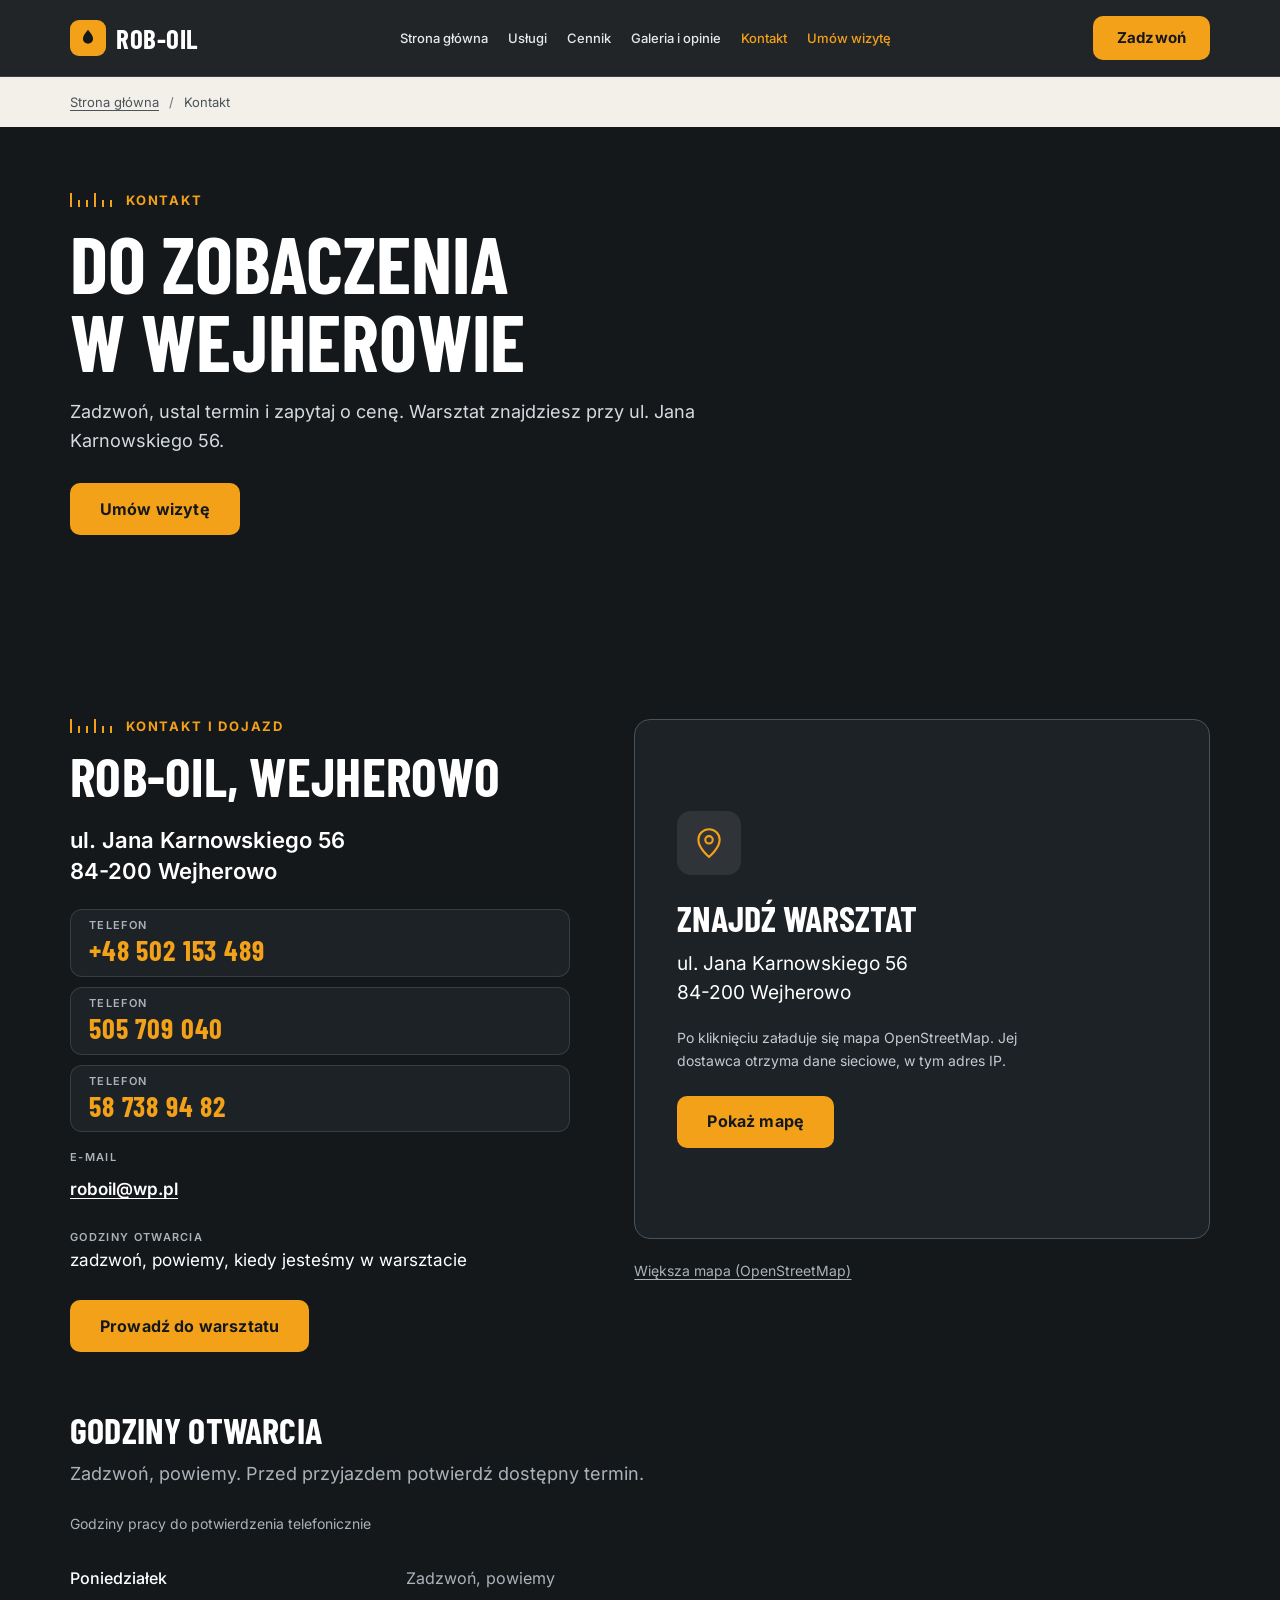
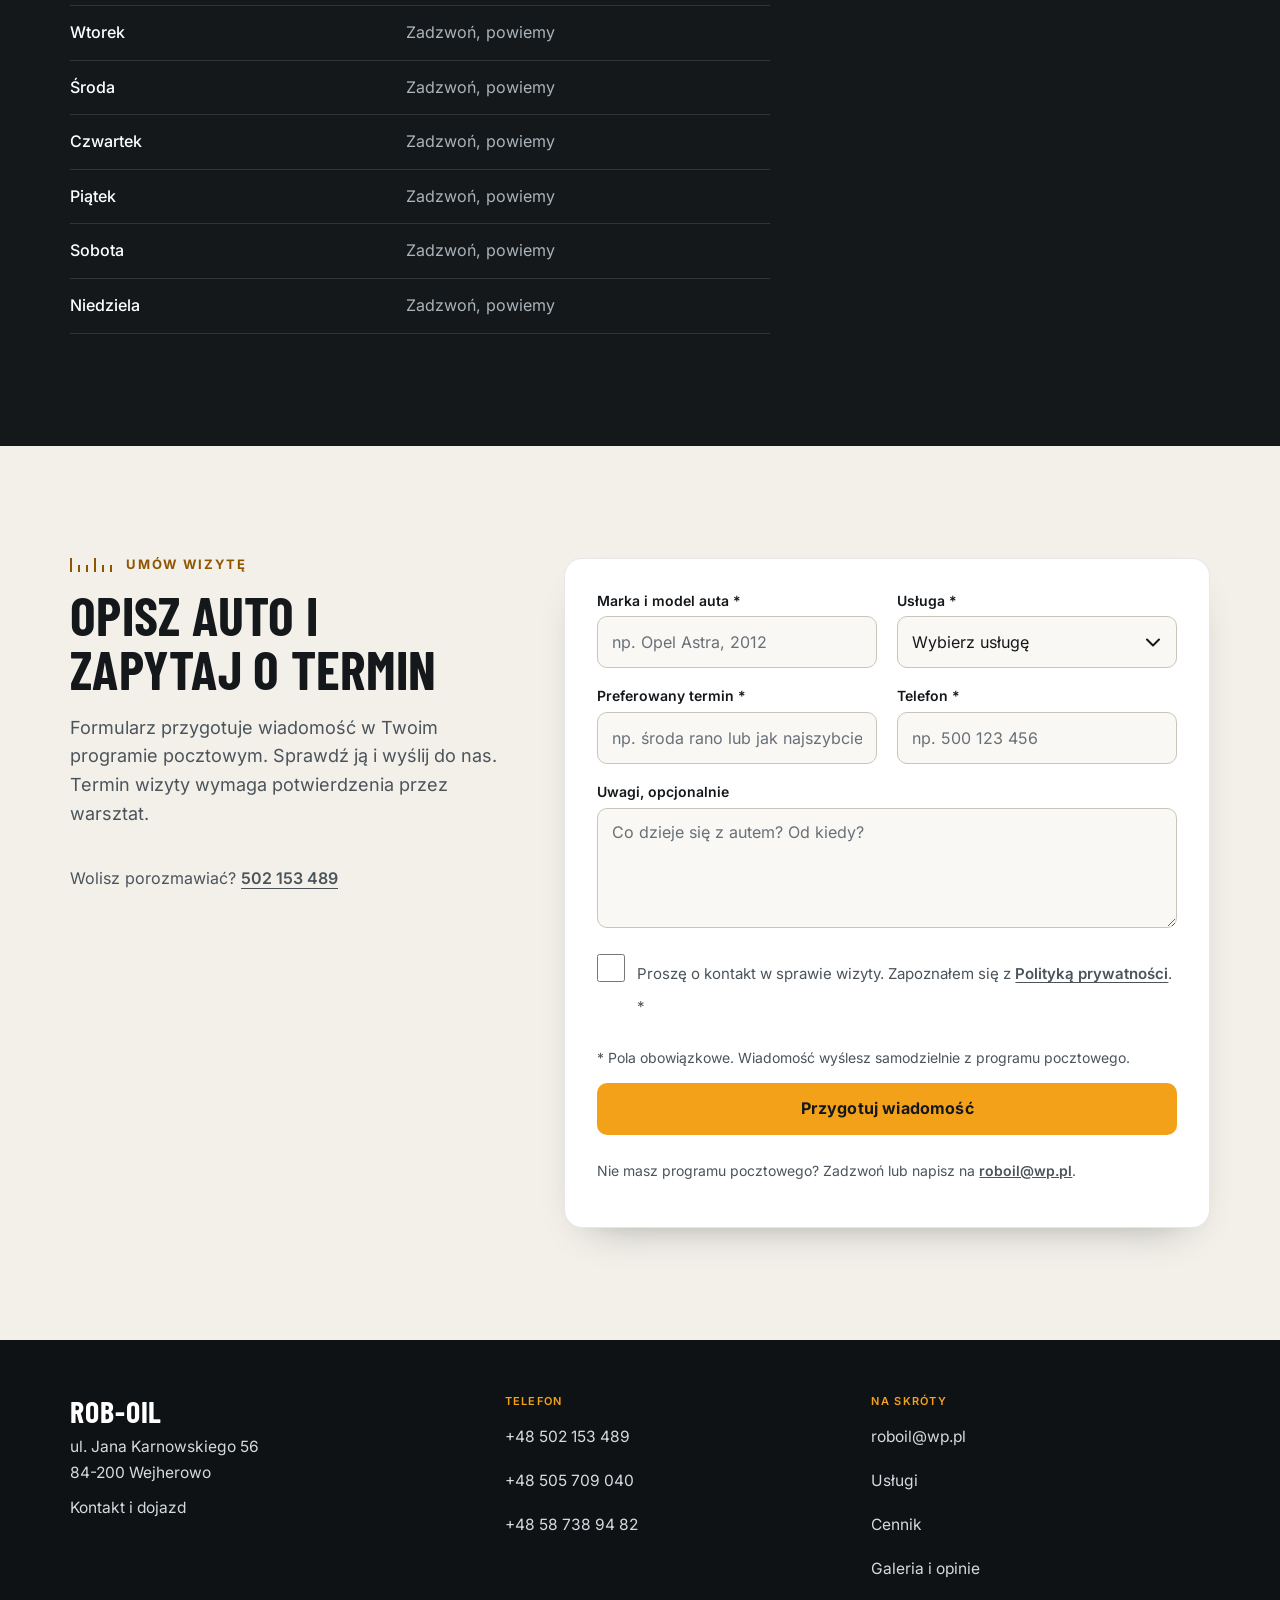
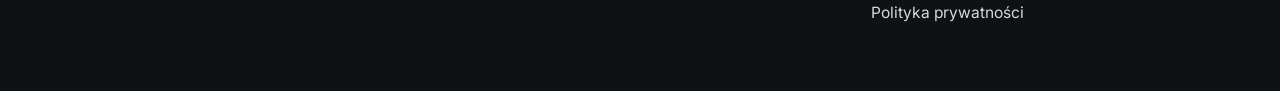
<file: kontakt.html>
<!doctype html><html lang="pl"><head><meta charset="utf-8"><meta name="viewport" content="width=device-width, initial-scale=1"><title>Kontakt, dojazd i umówienie wizyty | Rob-Oil Wejherowo</title>
<meta name="robots" content="noindex, nofollow">
<meta name="description" content="Rob-Oil, ul. Jana Karnowskiego 56, 84-200 Wejherowo. Telefony, mapa dojazdu i formularz zgłoszenia wizyty. E-mail: roboil@wp.pl."><meta name="theme-color" content="#15181b"><meta property="og:type" content="website"><meta property="og:locale" content="pl_PL"><meta property="og:site_name" content="Rob-Oil"><meta property="og:title" content="Kontakt, dojazd i umówienie wizyty | Rob-Oil Wejherowo"><meta property="og:description" content="Rob-Oil, ul. Jana Karnowskiego 56, 84-200 Wejherowo. Telefony, mapa dojazdu i formularz zgłoszenia wizyty. E-mail: roboil@wp.pl."><meta property="og:image" content="img/og.webp"><meta name="twitter:card" content="summary_large_image"><link rel="icon" href="favicon.svg"><link rel="preload" href="fonts/inter-400-700-latin-ext.woff2" as="font" type="font/woff2" crossorigin><link rel="preload" href="fonts/barlow-condensed-700-latin-ext.woff2" as="font" type="font/woff2" crossorigin><link rel="stylesheet" href="styles.css"><script type="application/ld+json">{"@context":"https://schema.org","@type":"AutoRepair","name":"Rob-Oil","email":"roboil@wp.pl","telephone":["+48502153489","+48505709040","+48587389482"],"address":{"@type":"PostalAddress","streetAddress":"ul. Jana Karnowskiego 56","postalCode":"84-200","addressLocality":"Wejherowo","addressCountry":"PL"},"geo":{"@type":"GeoCoordinates","latitude":54.6129744,"longitude":18.22025}}</script><script src="script.js" defer></script></head><body><a class="skip" href="#tresc">Przejdź do treści</a><header class="top" id="gora"><div class="wrap top__in"><a class="logo" href="index.html" aria-label="Rob-Oil, strona główna"><span class="logo__mark" aria-hidden="true"><svg viewBox="0 0 32 32" width="22" height="22"><path d="M16 4c4.2 5.4 7.4 9 7.4 13a7.4 7.4 0 0 1-14.8 0c0-4 3.2-7.6 7.4-13z" fill="currentColor"/></svg></span><span class="logo__text">Rob-Oil</span></a><button class="menu-toggle" id="menu-toggle" type="button" aria-expanded="false" aria-controls="primary-nav"><span>Menu</span><svg width="20" height="20" viewBox="0 0 20 20" aria-hidden="true"><path d="M2 5h16M2 10h16M2 15h16" fill="none" stroke="currentColor" stroke-width="2"/></svg></button><nav class="nav" id="primary-nav" aria-label="Menu główne"><a href="index.html">Strona główna</a><a href="uslugi.html">Usługi</a><a href="cennik.html">Cennik</a><a href="galeria.html">Galeria i opinie</a><a href="kontakt.html" aria-current="page">Kontakt</a><a class="nav__book" href="kontakt.html#wizyta">Umów wizytę</a></nav><a class="btn btn--accent btn--sm top__call" href="tel:+48502153489">Zadzwoń</a></div></header><main id="tresc"><nav class="breadcrumbs wrap" aria-label="Okruszki"><ol><li><a href="index.html">Strona główna</a></li><li><span aria-current="page">Kontakt</span></li></ol></nav><section class="page-hero page-hero--text"><div class="wrap"><p class="kicker"><span class="ruler" aria-hidden="true"></span>Kontakt</p><h1>Do zobaczenia w Wejherowie</h1><p class="sec__lead">Zadzwoń, ustal termin i zapytaj o cenę. Warsztat znajdziesz przy ul. Jana Karnowskiego 56.</p><a class="btn btn--accent" href="#wizyta">Umów wizytę</a></div></section><section class="sec sec--dark" id="kontakt">
  <div class="wrap contact">
    <div class="contact__info">
      <p class="kicker"><span class="ruler" aria-hidden="true"></span>Kontakt i dojazd</p>
      <h2>Rob-Oil, Wejherowo</h2>
      <address class="addr">
        ul. Jana Karnowskiego 56<br>
        84-200 Wejherowo
      </address>
      <ul class="phones">
        <li><a href="tel:+48502153489"><span>Telefon</span><strong>+48 502 153 489</strong></a></li>
        <li><a href="tel:+48505709040"><span>Telefon</span><strong>505 709 040</strong></a></li>
        <li><a href="tel:+48587389482"><span>Telefon</span><strong>58 738 94 82</strong></a></li>
      </ul>
      <p class="mail"><span>E-mail</span> <a href="mailto:roboil@wp.pl">roboil@wp.pl</a></p>
      <p class="hours"><span>Godziny otwarcia</span> zadzwoń, powiemy, kiedy jesteśmy w warsztacie</p>
      <a class="btn btn--accent" href="https://www.google.com/maps/dir/?api=1&amp;destination=54.6129744,18.22025" target="_blank" rel="noopener">Prowadź do warsztatu</a>
    </div>
    <div class="contact__map">
      <div class="map-preview" id="map-preview">
        <span class="map-preview__icon" aria-hidden="true"><svg viewBox="0 0 32 32" width="34" height="34" fill="none" stroke="currentColor" stroke-width="2"><path d="M26 13c0 8-10 16-10 16S6 21 6 13a10 10 0 1 1 20 0Z"/><circle cx="16" cy="13" r="3.5"/></svg></span>
        <h3>Znajdź warsztat</h3>
        <p class="map-preview__address">ul. Jana Karnowskiego 56<br>84-200 Wejherowo</p>
        <p class="map-preview__notice">Po kliknięciu załaduje się mapa OpenStreetMap. Jej dostawca otrzyma dane sieciowe, w tym adres IP.</p>
        <button class="btn btn--accent" id="map-load" type="button" data-load-map aria-controls="workshop-map" aria-expanded="false">Pokaż mapę</button>
      </div>
      <iframe id="workshop-map" title="Mapa: Rob-Oil, ul. Jana Karnowskiego 56, Wejherowo" loading="eager" referrerpolicy="no-referrer" hidden
        data-src="https://www.openstreetmap.org/export/embed.html?bbox=18.2125%2C54.6085%2C18.2280%2C54.6175&amp;layer=mapnik&amp;marker=54.6129744%2C18.22025"></iframe>
      <p class="map-status" id="map-status" role="status" hidden>Jeśli mapa się nie wyświetla, otwórz większą mapę.</p>
      <a class="map__link" href="https://www.openstreetmap.org/?mlat=54.6129744&amp;mlon=18.22025#map=17/54.6129744/18.22025" target="_blank" rel="noopener">Większa mapa (OpenStreetMap)</a>
    </div>
  </div>
<div class="wrap hours-block"><h2>Godziny otwarcia</h2><p>Zadzwoń, powiemy. Przed przyjazdem potwierdź dostępny termin.</p><table class="hours-table"><caption>Godziny pracy do potwierdzenia telefonicznie</caption><tbody><tr><th scope="row">Poniedziałek</th><td class="hours-value">Zadzwoń, powiemy</td></tr><tr><th scope="row">Wtorek</th><td class="hours-value">Zadzwoń, powiemy</td></tr><tr><th scope="row">Środa</th><td class="hours-value">Zadzwoń, powiemy</td></tr><tr><th scope="row">Czwartek</th><td class="hours-value">Zadzwoń, powiemy</td></tr><tr><th scope="row">Piątek</th><td class="hours-value">Zadzwoń, powiemy</td></tr><tr><th scope="row">Sobota</th><td class="hours-value">Zadzwoń, powiemy</td></tr><tr><th scope="row">Niedziela</th><td class="hours-value">Zadzwoń, powiemy</td></tr></tbody></table></div></section><section class="sec sec--paper" id="wizyta"><div class="wrap book"><div class="book__intro"><p class="kicker"><span class="ruler" aria-hidden="true"></span>Umów wizytę</p><h2>Opisz auto i zapytaj o termin</h2><p class="sec__lead">Formularz przygotuje wiadomość w Twoim programie pocztowym. Sprawdź ją i wyślij do nas. Termin wizyty wymaga potwierdzenia przez warsztat.</p><p class="note">Wolisz porozmawiać? <a class="text-link" href="tel:+48502153489">502 153 489</a></p></div><form class="form" id="forma" action="mailto:roboil@wp.pl" method="post" enctype="text/plain" novalidate><div id="form-errors" class="form-errors field--full" role="alert" tabindex="-1" hidden></div><div class="field"><label for="f-auto">Marka i model auta *</label><input id="f-auto" name="auto" type="text" required autocomplete="off" placeholder="np. Opel Astra, 2012" maxlength="80"></div><div class="field"><label for="f-usluga">Usługa *</label><select id="f-usluga" name="usluga" required><option value="">Wybierz usługę</option><option>Wymiana oleju i filtrów</option><option>Serwis okresowy i przeglądy</option><option>Naprawy mechaniczne</option><option>Diagnostyka komputerowa</option><option>Opony i wulkanizacja</option><option>Serwis klimatyzacji</option><option>Olej w skrzyni automatycznej</option><option>Sprawdzenie auta przed zakupem</option><option>Inna sprawa</option></select></div><div class="field"><label for="f-termin">Preferowany termin *</label><input id="f-termin" name="termin" type="text" required autocomplete="off" placeholder="np. środa rano lub jak najszybciej" maxlength="80"></div><div class="field"><label for="f-tel">Telefon *</label><input id="f-tel" name="telefon" type="tel" required autocomplete="tel" inputmode="tel" placeholder="np. 500 123 456" maxlength="30"></div><div class="field field--full"><label for="f-uwagi">Uwagi, opcjonalnie</label><textarea id="f-uwagi" name="uwagi" rows="4" placeholder="Co dzieje się z autem? Od kiedy?" maxlength="1000"></textarea></div><div class="field field--full"><label class="check" for="f-zgoda"><input id="f-zgoda" name="zgoda" type="checkbox" required><span>Proszę o kontakt w sprawie wizyty. Zapoznałem się z <a href="polityka-prywatnosci.html">Polityką prywatności</a>. *</span></label></div><div class="field field--full form__foot"><p class="form__hint">* Pola obowiązkowe. Wiadomość wyślesz samodzielnie z programu pocztowego.</p><button class="btn btn--accent btn--block" type="submit">Przygotuj wiadomość</button><p class="form__hint" id="forma-info" role="status">Nie masz programu pocztowego? Zadzwoń lub napisz na <a href="mailto:roboil@wp.pl">roboil@wp.pl</a>.</p><a id="mailto-fallback" class="text-link" hidden href="mailto:roboil@wp.pl">Otwórz przygotowaną wiadomość ponownie</a></div></form></div></section></main><footer class="foot"><div class="wrap foot__in"><div><p class="foot__name">Rob-Oil</p><p>ul. Jana Karnowskiego 56<br>84-200 Wejherowo</p><a href="kontakt.html">Kontakt i dojazd</a></div><div><p class="foot__h">Telefon</p><a href="tel:+48502153489">+48 502 153 489</a><a href="tel:+48505709040">+48 505 709 040</a><a href="tel:+48587389482">+48 58 738 94 82</a></div><div><p class="foot__h">Na skróty</p><a href="mailto:roboil@wp.pl">roboil@wp.pl</a><a href="uslugi.html">Usługi</a><a href="cennik.html">Cennik</a><a href="galeria.html">Galeria i opinie</a><a href="polityka-prywatnosci.html">Polityka prywatności</a></div></div></footer><nav class="dock" aria-label="Szybki kontakt"><a class="btn btn--accent" href="tel:+48502153489">Zadzwoń</a><a class="btn btn--dark" href="kontakt.html#wizyta">Umów wizytę</a></nav></body></html>
</file>
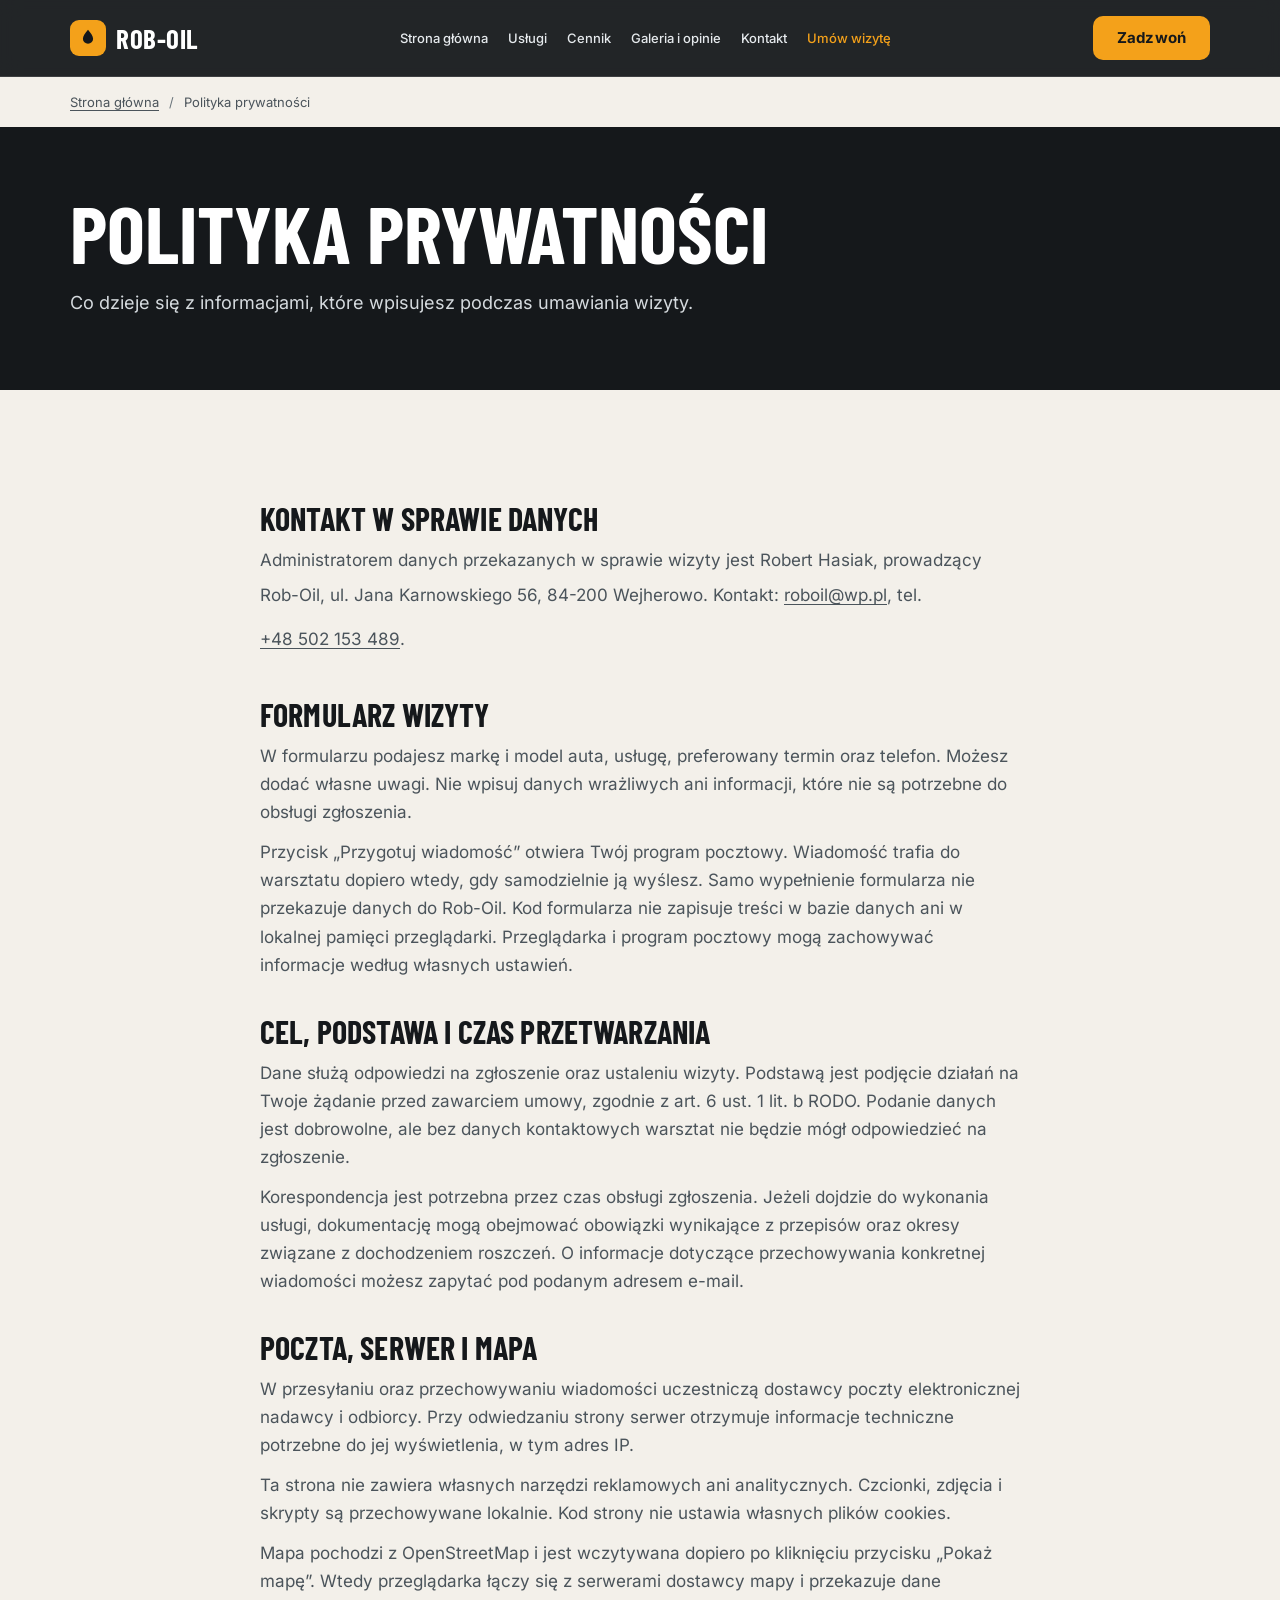
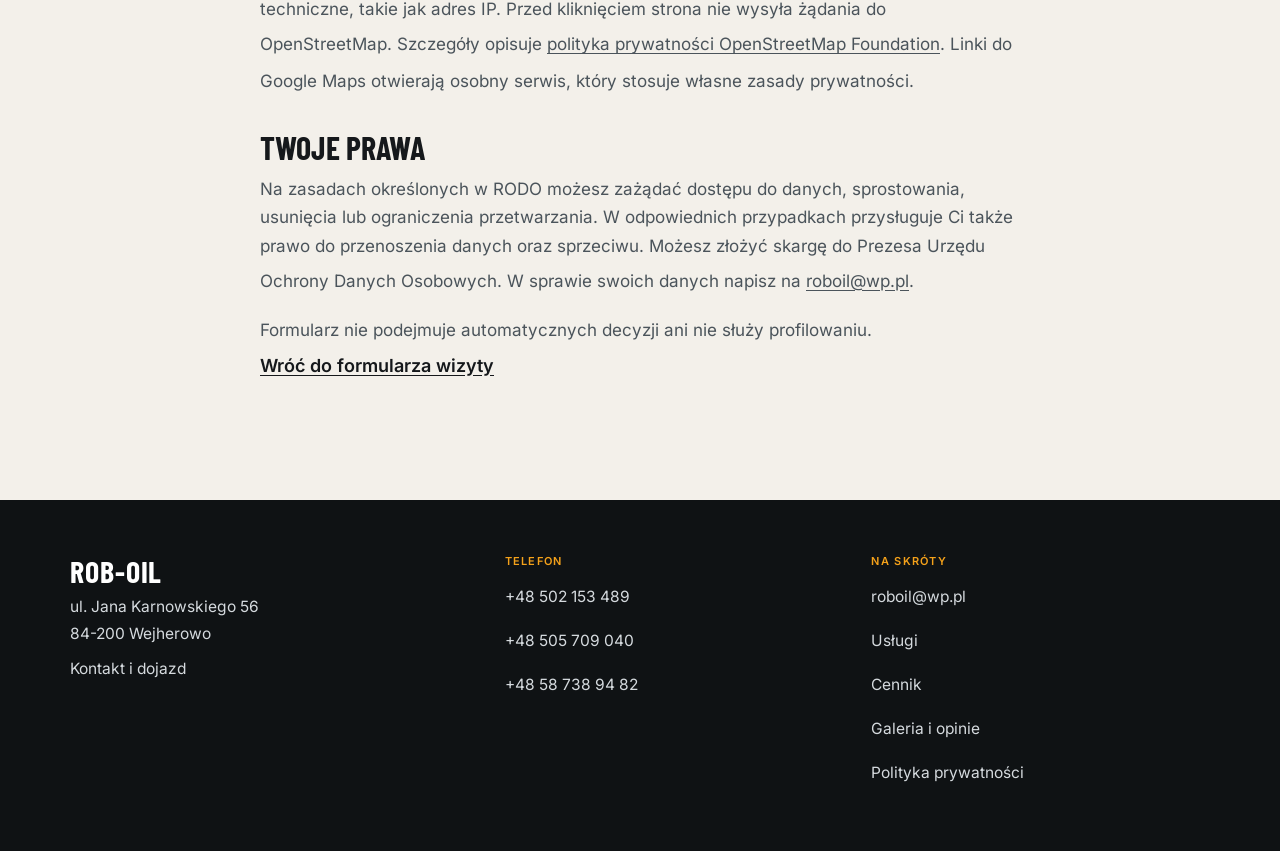
<file: polityka-prywatnosci.html>
<!doctype html><html lang="pl"><head><meta charset="utf-8"><meta name="viewport" content="width=device-width, initial-scale=1"><title>Polityka prywatności | Rob-Oil Wejherowo</title>
<meta name="robots" content="noindex, nofollow">
<meta name="description" content="Informacje o formularzu wizyty, danych przekazywanych e-mailem, prywatności i mapie OpenStreetMap na stronie Rob-Oil."><meta name="theme-color" content="#15181b"><meta property="og:type" content="website"><meta property="og:locale" content="pl_PL"><meta property="og:site_name" content="Rob-Oil"><meta property="og:title" content="Polityka prywatności | Rob-Oil Wejherowo"><meta property="og:description" content="Informacje o formularzu wizyty, danych przekazywanych e-mailem, prywatności i mapie OpenStreetMap na stronie Rob-Oil."><meta property="og:image" content="img/og.webp"><meta name="twitter:card" content="summary_large_image"><link rel="icon" href="favicon.svg"><link rel="preload" href="fonts/inter-400-700-latin-ext.woff2" as="font" type="font/woff2" crossorigin><link rel="preload" href="fonts/barlow-condensed-700-latin-ext.woff2" as="font" type="font/woff2" crossorigin><link rel="stylesheet" href="styles.css"><script type="application/ld+json">{"@context":"https://schema.org","@type":"AutoRepair","name":"Rob-Oil","email":"roboil@wp.pl","telephone":["+48502153489","+48505709040","+48587389482"],"address":{"@type":"PostalAddress","streetAddress":"ul. Jana Karnowskiego 56","postalCode":"84-200","addressLocality":"Wejherowo","addressCountry":"PL"},"geo":{"@type":"GeoCoordinates","latitude":54.6129744,"longitude":18.22025}}</script><script src="script.js" defer></script></head><body><a class="skip" href="#tresc">Przejdź do treści</a><header class="top" id="gora"><div class="wrap top__in"><a class="logo" href="index.html" aria-label="Rob-Oil, strona główna"><span class="logo__mark" aria-hidden="true"><svg viewBox="0 0 32 32" width="22" height="22"><path d="M16 4c4.2 5.4 7.4 9 7.4 13a7.4 7.4 0 0 1-14.8 0c0-4 3.2-7.6 7.4-13z" fill="currentColor"/></svg></span><span class="logo__text">Rob-Oil</span></a><button class="menu-toggle" id="menu-toggle" type="button" aria-expanded="false" aria-controls="primary-nav"><span>Menu</span><svg width="20" height="20" viewBox="0 0 20 20" aria-hidden="true"><path d="M2 5h16M2 10h16M2 15h16" fill="none" stroke="currentColor" stroke-width="2"/></svg></button><nav class="nav" id="primary-nav" aria-label="Menu główne"><a href="index.html">Strona główna</a><a href="uslugi.html">Usługi</a><a href="cennik.html">Cennik</a><a href="galeria.html">Galeria i opinie</a><a href="kontakt.html">Kontakt</a><a class="nav__book" href="kontakt.html#wizyta">Umów wizytę</a></nav><a class="btn btn--accent btn--sm top__call" href="tel:+48502153489">Zadzwoń</a></div></header><main id="tresc"><nav class="breadcrumbs wrap" aria-label="Okruszki"><ol><li><a href="index.html">Strona główna</a></li><li><span aria-current="page">Polityka prywatności</span></li></ol></nav><section class="page-hero page-hero--text"><div class="wrap"><h1>Polityka prywatności</h1><p class="sec__lead">Co dzieje się z informacjami, które wpisujesz podczas umawiania wizyty.</p></div></section><section class="sec sec--paper"><div class="wrap legal legal--page"><h2>Kontakt w sprawie danych</h2><p>Administratorem danych przekazanych w sprawie wizyty jest Robert Hasiak, prowadzący Rob-Oil, ul. Jana Karnowskiego 56, 84-200 Wejherowo. Kontakt: <a href="mailto:roboil@wp.pl">roboil@wp.pl</a>, tel. <a href="tel:+48502153489">+48 502 153 489</a>.</p><h2>Formularz wizyty</h2><p>W formularzu podajesz markę i model auta, usługę, preferowany termin oraz telefon. Możesz dodać własne uwagi. Nie wpisuj danych wrażliwych ani informacji, które nie są potrzebne do obsługi zgłoszenia.</p><p>Przycisk „Przygotuj wiadomość” otwiera Twój program pocztowy. Wiadomość trafia do warsztatu dopiero wtedy, gdy samodzielnie ją wyślesz. Samo wypełnienie formularza nie przekazuje danych do Rob-Oil. Kod formularza nie zapisuje treści w bazie danych ani w lokalnej pamięci przeglądarki. Przeglądarka i program pocztowy mogą zachowywać informacje według własnych ustawień.</p><h2>Cel, podstawa i czas przetwarzania</h2><p>Dane służą odpowiedzi na zgłoszenie oraz ustaleniu wizyty. Podstawą jest podjęcie działań na Twoje żądanie przed zawarciem umowy, zgodnie z art. 6 ust. 1 lit. b RODO. Podanie danych jest dobrowolne, ale bez danych kontaktowych warsztat nie będzie mógł odpowiedzieć na zgłoszenie.</p><p>Korespondencja jest potrzebna przez czas obsługi zgłoszenia. Jeżeli dojdzie do wykonania usługi, dokumentację mogą obejmować obowiązki wynikające z przepisów oraz okresy związane z dochodzeniem roszczeń. O informacje dotyczące przechowywania konkretnej wiadomości możesz zapytać pod podanym adresem e-mail.</p><h2>Poczta, serwer i mapa</h2><p>W przesyłaniu oraz przechowywaniu wiadomości uczestniczą dostawcy poczty elektronicznej nadawcy i odbiorcy. Przy odwiedzaniu strony serwer otrzymuje informacje techniczne potrzebne do jej wyświetlenia, w tym adres IP.</p><p>Ta strona nie zawiera własnych narzędzi reklamowych ani analitycznych. Czcionki, zdjęcia i skrypty są przechowywane lokalnie. Kod strony nie ustawia własnych plików cookies.</p><p>Mapa pochodzi z OpenStreetMap i jest wczytywana dopiero po kliknięciu przycisku „Pokaż mapę”. Wtedy przeglądarka łączy się z serwerami dostawcy mapy i przekazuje dane techniczne, takie jak adres IP. Przed kliknięciem strona nie wysyła żądania do OpenStreetMap. Szczegóły opisuje <a href="https://osmfoundation.org/wiki/Privacy_Policy" target="_blank" rel="noopener noreferrer">polityka prywatności OpenStreetMap Foundation</a>. Linki do Google Maps otwierają osobny serwis, który stosuje własne zasady prywatności.</p><h2>Twoje prawa</h2><p>Na zasadach określonych w RODO możesz zażądać dostępu do danych, sprostowania, usunięcia lub ograniczenia przetwarzania. W odpowiednich przypadkach przysługuje Ci także prawo do przenoszenia danych oraz sprzeciwu. Możesz złożyć skargę do Prezesa Urzędu Ochrony Danych Osobowych. W sprawie swoich danych napisz na <a href="mailto:roboil@wp.pl">roboil@wp.pl</a>.</p><p>Formularz nie podejmuje automatycznych decyzji ani nie służy profilowaniu.</p><a class="text-link" href="kontakt.html#wizyta">Wróć do formularza wizyty</a></div></section></main><footer class="foot"><div class="wrap foot__in"><div><p class="foot__name">Rob-Oil</p><p>ul. Jana Karnowskiego 56<br>84-200 Wejherowo</p><a href="kontakt.html">Kontakt i dojazd</a></div><div><p class="foot__h">Telefon</p><a href="tel:+48502153489">+48 502 153 489</a><a href="tel:+48505709040">+48 505 709 040</a><a href="tel:+48587389482">+48 58 738 94 82</a></div><div><p class="foot__h">Na skróty</p><a href="mailto:roboil@wp.pl">roboil@wp.pl</a><a href="uslugi.html">Usługi</a><a href="cennik.html">Cennik</a><a href="galeria.html">Galeria i opinie</a><a href="polityka-prywatnosci.html">Polityka prywatności</a></div></div></footer><nav class="dock" aria-label="Szybki kontakt"><a class="btn btn--accent" href="tel:+48502153489">Zadzwoń</a><a class="btn btn--dark" href="kontakt.html#wizyta">Umów wizytę</a></nav></body></html>
</file>
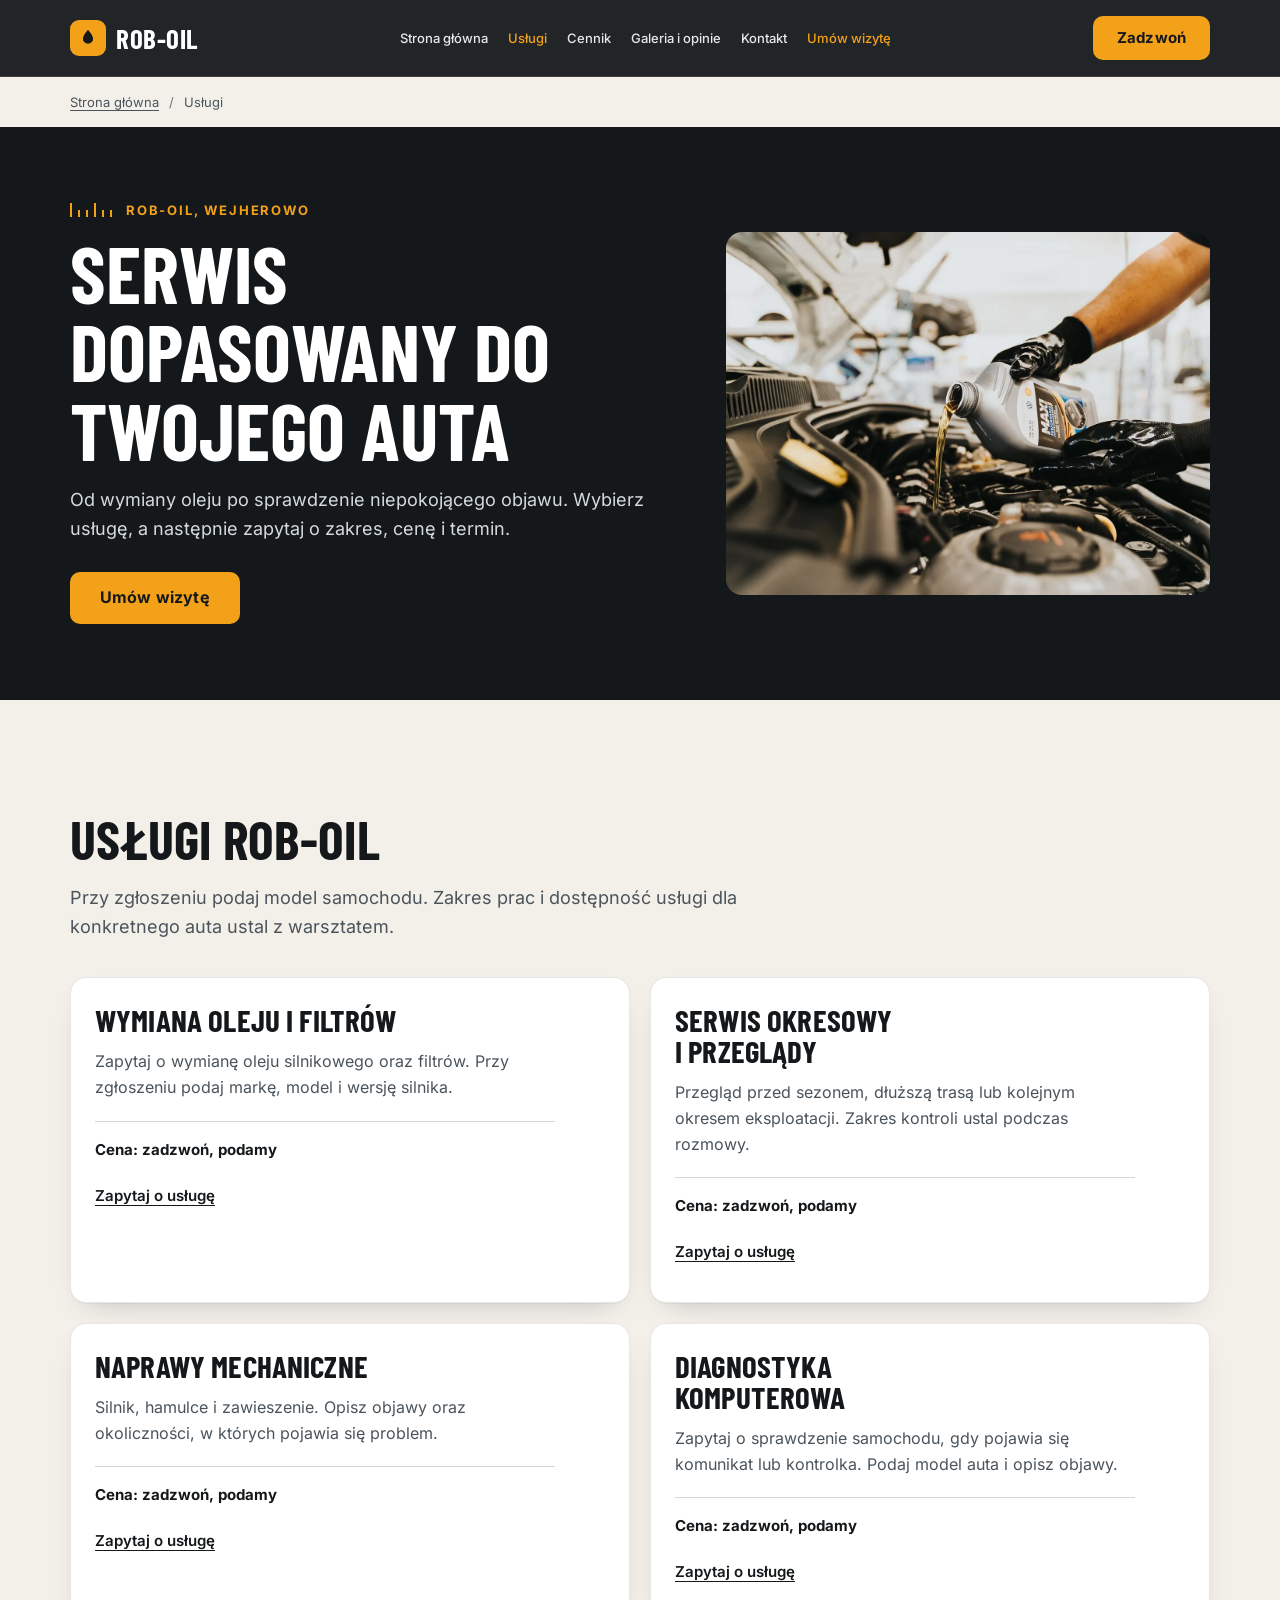
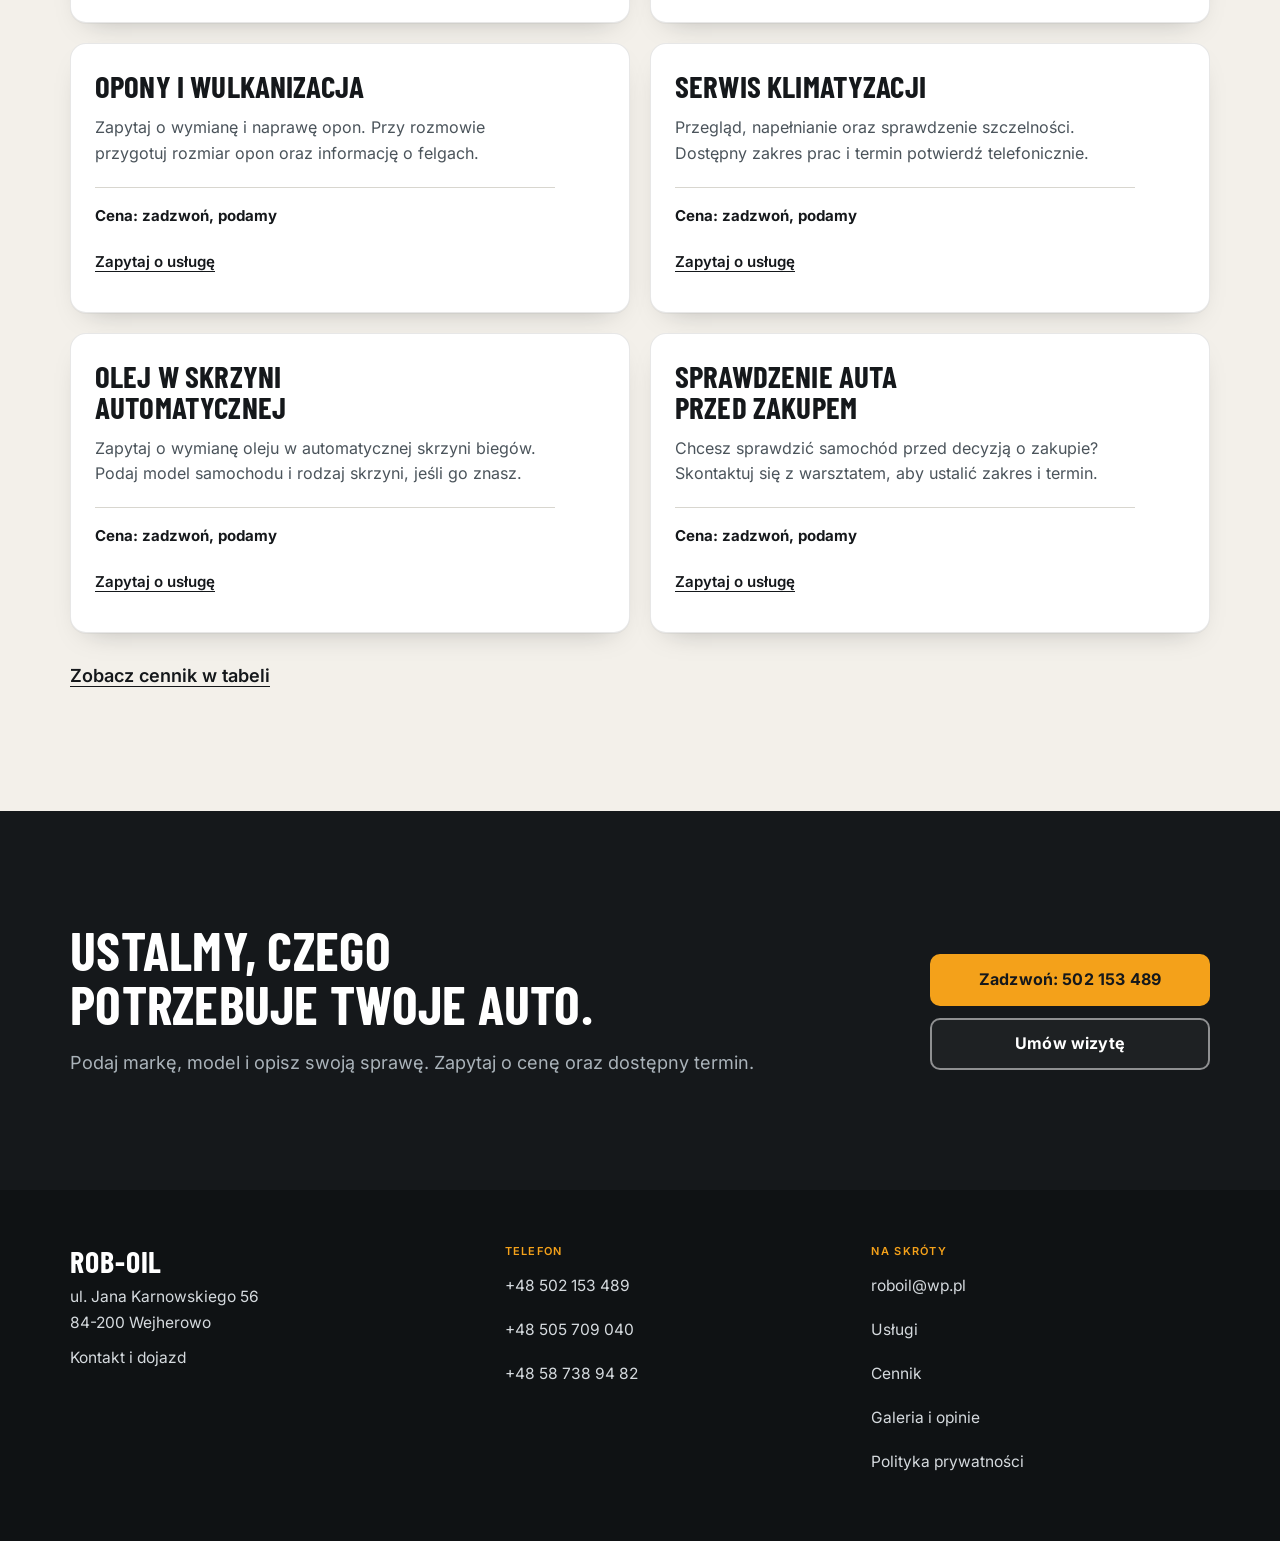
<file: uslugi.html>
<!doctype html><html lang="pl"><head><meta charset="utf-8"><meta name="viewport" content="width=device-width, initial-scale=1"><title>Usługi samochodowe | Rob-Oil, mechanik Wejherowo</title>
<meta name="robots" content="noindex, nofollow">
<meta name="description" content="Wymiana oleju i filtrów, przeglądy, mechanika, diagnostyka, opony i klimatyzacja w Rob-Oil w Wejherowie. Zapytaj o zakres i cenę."><meta name="theme-color" content="#15181b"><meta property="og:type" content="website"><meta property="og:locale" content="pl_PL"><meta property="og:site_name" content="Rob-Oil"><meta property="og:title" content="Usługi samochodowe | Rob-Oil, mechanik Wejherowo"><meta property="og:description" content="Wymiana oleju i filtrów, przeglądy, mechanika, diagnostyka, opony i klimatyzacja w Rob-Oil w Wejherowie. Zapytaj o zakres i cenę."><meta property="og:image" content="img/og.webp"><meta name="twitter:card" content="summary_large_image"><link rel="icon" href="favicon.svg"><link rel="preload" href="fonts/inter-400-700-latin-ext.woff2" as="font" type="font/woff2" crossorigin><link rel="preload" href="fonts/barlow-condensed-700-latin-ext.woff2" as="font" type="font/woff2" crossorigin><link rel="stylesheet" href="styles.css"><script type="application/ld+json">{"@context":"https://schema.org","@type":"AutoRepair","name":"Rob-Oil","email":"roboil@wp.pl","telephone":["+48502153489","+48505709040","+48587389482"],"address":{"@type":"PostalAddress","streetAddress":"ul. Jana Karnowskiego 56","postalCode":"84-200","addressLocality":"Wejherowo","addressCountry":"PL"},"geo":{"@type":"GeoCoordinates","latitude":54.6129744,"longitude":18.22025}}</script><script src="script.js" defer></script></head><body><a class="skip" href="#tresc">Przejdź do treści</a><header class="top" id="gora"><div class="wrap top__in"><a class="logo" href="index.html" aria-label="Rob-Oil, strona główna"><span class="logo__mark" aria-hidden="true"><svg viewBox="0 0 32 32" width="22" height="22"><path d="M16 4c4.2 5.4 7.4 9 7.4 13a7.4 7.4 0 0 1-14.8 0c0-4 3.2-7.6 7.4-13z" fill="currentColor"/></svg></span><span class="logo__text">Rob-Oil</span></a><button class="menu-toggle" id="menu-toggle" type="button" aria-expanded="false" aria-controls="primary-nav"><span>Menu</span><svg width="20" height="20" viewBox="0 0 20 20" aria-hidden="true"><path d="M2 5h16M2 10h16M2 15h16" fill="none" stroke="currentColor" stroke-width="2"/></svg></button><nav class="nav" id="primary-nav" aria-label="Menu główne"><a href="index.html">Strona główna</a><a href="uslugi.html" aria-current="page">Usługi</a><a href="cennik.html">Cennik</a><a href="galeria.html">Galeria i opinie</a><a href="kontakt.html">Kontakt</a><a class="nav__book" href="kontakt.html#wizyta">Umów wizytę</a></nav><a class="btn btn--accent btn--sm top__call" href="tel:+48502153489">Zadzwoń</a></div></header><main id="tresc"><nav class="breadcrumbs wrap" aria-label="Okruszki"><ol><li><a href="index.html">Strona główna</a></li><li><span aria-current="page">Usługi</span></li></ol></nav><section class="page-hero"><div class="wrap page-hero__in"><div><p class="kicker"><span class="ruler" aria-hidden="true"></span>Rob-Oil, Wejherowo</p><h1>Serwis dopasowany do Twojego auta</h1><p class="sec__lead">Od wymiany oleju po sprawdzenie niepokojącego objawu. Wybierz usługę, a następnie zapytaj o zakres, cenę i termin.</p><a class="btn btn--accent" href="kontakt.html#wizyta">Umów wizytę</a></div><img src="img/wymiana-oleju.webp" alt="Olej silnikowy wlewany do silnika samochodu" width="1400" height="933" fetchpriority="high"></div></section><section class="sec sec--paper"><div class="wrap"><h2>Usługi Rob-Oil</h2><p class="sec__lead">Przy zgłoszeniu podaj model samochodu. Zakres prac i dostępność usługi dla konkretnego auta ustal z warsztatem.</p><div class="services-list"><article class="service-detail card" id="olej"><h2>Wymiana oleju i filtrów</h2><p>Zapytaj o wymianę oleju silnikowego oraz filtrów. Przy zgłoszeniu podaj markę, model i wersję silnika.</p><p class="price-label">Cena: zadzwoń, podamy</p><a class="text-link" href="kontakt.html?usluga=Wymiana%20oleju%20i%20filtr%C3%B3w#wizyta">Zapytaj o usługę<span class="sr-only">: Wymiana oleju i filtrów</span></a></article><article class="service-detail card" id="przeglad"><h2>Serwis okresowy i przeglądy</h2><p>Przegląd przed sezonem, dłuższą trasą lub kolejnym okresem eksploatacji. Zakres kontroli ustal podczas rozmowy.</p><p class="price-label">Cena: zadzwoń, podamy</p><a class="text-link" href="kontakt.html?usluga=Serwis%20okresowy%20i%20przegl%C4%85dy#wizyta">Zapytaj o usługę<span class="sr-only">: Serwis okresowy i przeglądy</span></a></article><article class="service-detail card" id="mechanika"><h2>Naprawy mechaniczne</h2><p>Silnik, hamulce i zawieszenie. Opisz objawy oraz okoliczności, w których pojawia się problem.</p><p class="price-label">Cena: zadzwoń, podamy</p><a class="text-link" href="kontakt.html?usluga=Naprawy%20mechaniczne#wizyta">Zapytaj o usługę<span class="sr-only">: Naprawy mechaniczne</span></a></article><article class="service-detail card" id="diagnostyka"><h2>Diagnostyka komputerowa</h2><p>Zapytaj o sprawdzenie samochodu, gdy pojawia się komunikat lub kontrolka. Podaj model auta i opisz objawy.</p><p class="price-label">Cena: zadzwoń, podamy</p><a class="text-link" href="kontakt.html?usluga=Diagnostyka%20komputerowa#wizyta">Zapytaj o usługę<span class="sr-only">: Diagnostyka komputerowa</span></a></article><article class="service-detail card" id="opony"><h2>Opony i wulkanizacja</h2><p>Zapytaj o wymianę i naprawę opon. Przy rozmowie przygotuj rozmiar opon oraz informację o felgach.</p><p class="price-label">Cena: zadzwoń, podamy</p><a class="text-link" href="kontakt.html?usluga=Opony%20i%20wulkanizacja#wizyta">Zapytaj o usługę<span class="sr-only">: Opony i wulkanizacja</span></a></article><article class="service-detail card" id="klimatyzacja"><h2>Serwis klimatyzacji</h2><p>Przegląd, napełnianie oraz sprawdzenie szczelności. Dostępny zakres prac i termin potwierdź telefonicznie.</p><p class="price-label">Cena: zadzwoń, podamy</p><a class="text-link" href="kontakt.html?usluga=Serwis%20klimatyzacji#wizyta">Zapytaj o usługę<span class="sr-only">: Serwis klimatyzacji</span></a></article><article class="service-detail card" id="skrzynia"><h2>Olej w skrzyni automatycznej</h2><p>Zapytaj o wymianę oleju w automatycznej skrzyni biegów. Podaj model samochodu i rodzaj skrzyni, jeśli go znasz.</p><p class="price-label">Cena: zadzwoń, podamy</p><a class="text-link" href="kontakt.html?usluga=Olej%20w%20skrzyni%20automatycznej#wizyta">Zapytaj o usługę<span class="sr-only">: Olej w skrzyni automatycznej</span></a></article><article class="service-detail card" id="przed-zakupem"><h2>Sprawdzenie auta przed zakupem</h2><p>Chcesz sprawdzić samochód przed decyzją o zakupie? Skontaktuj się z warsztatem, aby ustalić zakres i termin.</p><p class="price-label">Cena: zadzwoń, podamy</p><a class="text-link" href="kontakt.html?usluga=Sprawdzenie%20auta%20przed%20zakupem#wizyta">Zapytaj o usługę<span class="sr-only">: Sprawdzenie auta przed zakupem</span></a></article></div><a class="text-link" href="cennik.html">Zobacz cennik w tabeli</a></div></section><section class="sec sec--dark"><div class="wrap end-cta"><div><h2>Ustalmy, czego potrzebuje Twoje auto.</h2><p class="sec__lead">Podaj markę, model i opisz swoją sprawę. Zapytaj o cenę oraz dostępny termin.</p></div><div class="actions"><a class="btn btn--accent" href="tel:+48502153489">Zadzwoń: 502 153 489</a><a class="btn btn--ghost" href="kontakt.html#wizyta">Umów wizytę</a></div></div></section></main><footer class="foot"><div class="wrap foot__in"><div><p class="foot__name">Rob-Oil</p><p>ul. Jana Karnowskiego 56<br>84-200 Wejherowo</p><a href="kontakt.html">Kontakt i dojazd</a></div><div><p class="foot__h">Telefon</p><a href="tel:+48502153489">+48 502 153 489</a><a href="tel:+48505709040">+48 505 709 040</a><a href="tel:+48587389482">+48 58 738 94 82</a></div><div><p class="foot__h">Na skróty</p><a href="mailto:roboil@wp.pl">roboil@wp.pl</a><a href="uslugi.html">Usługi</a><a href="cennik.html">Cennik</a><a href="galeria.html">Galeria i opinie</a><a href="polityka-prywatnosci.html">Polityka prywatności</a></div></div></footer><nav class="dock" aria-label="Szybki kontakt"><a class="btn btn--accent" href="tel:+48502153489">Zadzwoń</a><a class="btn btn--dark" href="kontakt.html#wizyta">Umów wizytę</a></nav></body></html>
</file>
<file: styles.css>
/* latin-ext */
@font-face {
  font-family: 'Barlow Condensed';
  font-style: normal;
  font-weight: 600;
  font-display: swap;
  src: url(fonts/barlow-condensed-600-latin-ext.woff2) format('woff2');
  unicode-range: U+0100-02BA, U+02BD-02C5, U+02C7-02CC, U+02CE-02D7, U+02DD-02FF, U+0304, U+0308, U+0329, U+1D00-1DBF, U+1E00-1E9F, U+1EF2-1EFF, U+2020, U+20A0-20AB, U+20AD-20C4, U+2113, U+2C60-2C7F, U+A720-A7FF;
}
/* latin */
@font-face {
  font-family: 'Barlow Condensed';
  font-style: normal;
  font-weight: 600;
  font-display: swap;
  src: url(fonts/barlow-condensed-600-latin.woff2) format('woff2');
  unicode-range: U+0000-00FF, U+0131, U+0152-0153, U+02BB-02BC, U+02C6, U+02DA, U+02DC, U+0304, U+0308, U+0329, U+2000-206F, U+20AC, U+2122, U+2191, U+2193, U+2212, U+2215, U+FEFF, U+FFFD;
}
/* latin-ext */
@font-face {
  font-family: 'Barlow Condensed';
  font-style: normal;
  font-weight: 700;
  font-display: swap;
  src: url(fonts/barlow-condensed-700-latin-ext.woff2) format('woff2');
  unicode-range: U+0100-02BA, U+02BD-02C5, U+02C7-02CC, U+02CE-02D7, U+02DD-02FF, U+0304, U+0308, U+0329, U+1D00-1DBF, U+1E00-1E9F, U+1EF2-1EFF, U+2020, U+20A0-20AB, U+20AD-20C4, U+2113, U+2C60-2C7F, U+A720-A7FF;
}
/* latin */
@font-face {
  font-family: 'Barlow Condensed';
  font-style: normal;
  font-weight: 700;
  font-display: swap;
  src: url(fonts/barlow-condensed-700-latin.woff2) format('woff2');
  unicode-range: U+0000-00FF, U+0131, U+0152-0153, U+02BB-02BC, U+02C6, U+02DA, U+02DC, U+0304, U+0308, U+0329, U+2000-206F, U+20AC, U+2122, U+2191, U+2193, U+2212, U+2215, U+FEFF, U+FFFD;
}
/* latin-ext */
@font-face {
  font-family: 'Inter';
  font-style: normal;
  font-weight: 400 700;
  font-display: swap;
  src: url(fonts/inter-400-700-latin-ext.woff2) format('woff2');
  unicode-range: U+0100-02BA, U+02BD-02C5, U+02C7-02CC, U+02CE-02D7, U+02DD-02FF, U+0304, U+0308, U+0329, U+1D00-1DBF, U+1E00-1E9F, U+1EF2-1EFF, U+2020, U+20A0-20AB, U+20AD-20C4, U+2113, U+2C60-2C7F, U+A720-A7FF;
}
/* latin */
@font-face {
  font-family: 'Inter';
  font-style: normal;
  font-weight: 400 700;
  font-display: swap;
  src: url(fonts/inter-400-700-latin.woff2) format('woff2');
  unicode-range: U+0000-00FF, U+0131, U+0152-0153, U+02BB-02BC, U+02C6, U+02DA, U+02DC, U+0304, U+0308, U+0329, U+2000-206F, U+20AC, U+2122, U+2191, U+2193, U+2212, U+2215, U+FEFF, U+FFFD;
}
:root {
  --graphite: #15181b;
  --graphite-2: #1d2226;
  --graphite-3: #272e33;
  --line: rgba(255,255,255,.12);
  --paper: #f3f0ea;
  --paper-2: #fff;
  --ink: #15181b;
  --ink-soft: #4b545b;
  --muted-light: #aab3ba;
  --amber: #f4a11a;
  --amber-hi: #ffb534;
  --amber-ink: #8f5600;
  --font-head: 'Barlow Condensed', 'Arial Narrow', sans-serif;
  --font-body: 'Inter', system-ui, -apple-system, 'Segoe UI', Roboto, sans-serif;
  --gutter: 20px;
}
@media (max-width: 359px) { :root { --gutter: 16px; } }

*, *::before, *::after { box-sizing: border-box; }
html { scroll-behavior: smooth; -webkit-text-size-adjust: 100%; }
body {
  margin: 0; font: 400 17px/1.6 var(--font-body); color: var(--ink); background: var(--paper);
  -webkit-font-smoothing: antialiased; overflow-x: hidden;
}
img { display: block; max-width: 100%; height: auto; }
a { color: inherit; }
h1, h2, h3, p, ul, ol, figure, address { margin: 0; }
ul, ol { padding: 0; list-style: none; }
address { font-style: normal; }

.wrap { width: 100%; max-width: 1180px; margin-inline: auto; padding-inline: var(--gutter); }
.skip { position: absolute; left: -999px; top: 8px; z-index: 100; background: var(--amber); color: var(--graphite); padding: 12px 16px; border-radius: 8px; font-weight: 700; }
.skip:focus { left: 8px; }
:focus-visible { outline: 3px solid var(--amber); outline-offset: 3px; }
section[id], footer[id] { scroll-margin-top: 72px; }

/* buttons */
.btn {
  display: inline-flex; align-items: center; justify-content: center; text-align: center;
  min-height: 52px; padding: 0 28px; border-radius: 10px; border: 2px solid transparent;
  font: 700 16px/1.1 var(--font-body); letter-spacing: .01em; text-decoration: none; cursor: pointer;
  transition: transform .15s ease, background-color .15s ease, color .15s ease, border-color .15s ease;
}
.btn--accent { background: var(--amber); color: var(--graphite); }
.btn--accent:hover { background: var(--amber-hi); transform: translateY(-1px); }
.btn--ghost { color: #fff; border-color: rgba(255,255,255,.5); background: rgba(255,255,255,.04); }
.btn--ghost:hover { background: #fff; color: var(--graphite); border-color: #fff; }
.btn--dark { background: var(--graphite); color: #fff; }
.btn--sm { min-height: 44px; padding: 0 22px; font-size: 15px; }
.btn--block { width: 100%; }

/* header */
.top { position: sticky; top: 0; z-index: 50; background: rgba(21,24,27,.94); -webkit-backdrop-filter: blur(10px); backdrop-filter: blur(10px); color: #fff; border-bottom: 1px solid var(--line); }
.top__in { display: flex; align-items: center; justify-content: space-between; gap: 16px; min-height: 66px; }
.logo { display: inline-flex; align-items: center; gap: 10px; min-height: 44px; text-decoration: none; }
.logo__mark { display: grid; place-items: center; width: 36px; height: 36px; border-radius: 9px; background: var(--amber); color: var(--graphite); }
.logo__text { font: 700 27px/1 var(--font-head); letter-spacing: .02em; text-transform: uppercase; }
.nav { display: none; }

/* hero */
.hero { position: relative; isolation: isolate; display: flex; align-items: flex-end; min-height: min(84svh, 720px); background: var(--graphite); color: #fff; overflow: hidden; }
.hero__img { position: absolute; inset: 0; width: 100%; height: 100%; object-fit: cover; object-position: 72% 50%; z-index: -2; }
.hero__shade { position: absolute; inset: 0; z-index: -1; background: linear-gradient(180deg, rgba(21,24,27,.35) 0%, rgba(21,24,27,.55) 38%, rgba(21,24,27,.92) 100%); }
.hero__in { padding-block: 72px 44px; }
.eyebrow { font: 600 13px/1.4 var(--font-body); letter-spacing: .12em; text-transform: uppercase; color: var(--amber); margin-bottom: 14px; }
.hero h1 { font: 700 clamp(52px, 15vw, 104px)/.92 var(--font-head); letter-spacing: .005em; text-transform: uppercase; max-width: 12ch; text-wrap: balance; }
.hero__lead { margin-top: 20px; max-width: 34em; font-size: 18px; line-height: 1.55; color: #e8ecef; }
.hero__cta { display: flex; flex-wrap: wrap; gap: 12px; margin-top: 28px; }
.hero__cta .btn { flex: 1 1 160px; }

/* strip */
.strip { background: var(--amber); color: var(--graphite); }
.strip__in { display: grid; gap: 2px; padding-block: 14px; font-size: 15px; font-weight: 500; }
.strip__in li { display: flex; flex-wrap: wrap; gap: 4px 10px; align-items: center; padding: 0; }
.strip__k { font: 700 11px/1 var(--font-body); letter-spacing: .12em; text-transform: uppercase; opacity: .7; min-width: 118px; }
.strip a { font-weight: 700; text-decoration: none; display: inline-flex; align-items: center; min-height: 44px; }

/* sections */
.sec { padding-block: 72px; }
.sec--paper { background: var(--paper); }
.sec--dark { background: var(--graphite); color: #fff; }
.sec--small { padding-block: 56px 72px; background: var(--paper-2); }
.kicker { display: flex; align-items: center; gap: 12px; font: 700 13px/1 var(--font-body); letter-spacing: .14em; text-transform: uppercase; color: var(--amber-ink); margin-bottom: 16px; }
.sec--dark .kicker { color: var(--amber); }
.ruler { display: inline-block; width: 44px; height: 14px; background:
  repeating-linear-gradient(90deg, currentColor 0 2px, transparent 2px 8px) bottom/100% 7px no-repeat,
  repeating-linear-gradient(90deg, currentColor 0 2px, transparent 2px 24px) bottom/100% 14px no-repeat; }
h2 { font: 700 clamp(34px, 8.6vw, 54px)/1 var(--font-head); letter-spacing: .005em; text-transform: uppercase; text-wrap: balance; max-width: 24ch; }
.sec__lead { margin-top: 18px; max-width: 38em; font-size: 18px; color: var(--ink-soft); }
.sec--dark .sec__lead { color: var(--muted-light); }
.sec__lead a { font-weight: 600; text-decoration-thickness: 2px; text-underline-offset: 3px; }

/* services */
.svc { display: grid; gap: 28px; margin-top: 40px; }
.svc__photo { border-radius: 16px; overflow: hidden; background: var(--graphite-2); aspect-ratio: 16/10; }
.svc__photo img { width: 100%; height: 100%; object-fit: cover; object-position: 50% 60%; }
.svc__grid { display: grid; gap: 14px; }
.card { background: var(--paper-2); border: 1px solid rgba(21,24,27,.1); border-radius: 16px; padding: 26px 24px 28px; box-shadow: 0 1px 0 rgba(21,24,27,.04), 0 12px 28px -18px rgba(21,24,27,.35); }
.card__ico { display: grid; place-items: center; width: 54px; height: 54px; border-radius: 12px; background: var(--graphite); color: var(--amber); margin-bottom: 18px; }
.card h3 { font: 700 27px/1.05 var(--font-head); letter-spacing: .01em; text-transform: uppercase; margin-bottom: 10px; }
.card p { color: var(--ink-soft); font-size: 16px; line-height: 1.6; }
.note { margin-top: 28px; font-size: 16px; color: var(--ink-soft); }

/* how */
.how { display: grid; gap: 56px; align-items: center; }
.duo { position: relative; margin-bottom: 36px; }
.duo__big { width: 100%; aspect-ratio: 3/2; object-fit: cover; border-radius: 16px; }
.duo__small { position: absolute; right: -4px; bottom: -34px; width: 52%; aspect-ratio: 4/3; object-fit: cover; border-radius: 14px; border: 6px solid var(--graphite); }
.how__txt h2 { max-width: 20ch; }
.steps { margin-top: 32px; display: grid; gap: 22px; }
.steps li { display: grid; grid-template-columns: 52px 1fr; gap: 18px; align-items: start; }
.steps__n { display: grid; place-items: center; width: 52px; height: 52px; border-radius: 50%; border: 2px solid var(--amber); color: var(--amber); font: 700 26px/1 var(--font-head); }
.steps h3 { font: 700 25px/1.1 var(--font-head); letter-spacing: .01em; text-transform: uppercase; margin: 4px 0 6px; }
.steps p { color: var(--muted-light); font-size: 16px; }

/* band */
.band { position: relative; isolation: isolate; background: var(--graphite); color: #fff; overflow: hidden; text-align: center; }
.band__img { position: absolute; inset: 0; width: 100%; height: 100%; object-fit: cover; z-index: -2; }
.band__shade { position: absolute; inset: 0; z-index: -1; background: rgba(21,24,27,.78); }
.band__in { padding-block: 72px; display: grid; justify-items: center; gap: 14px; }
.band h2 { max-width: 16ch; }
.band p { font-size: 19px; color: #e8ecef; }
.band__cta { display: flex; flex-wrap: wrap; justify-content: center; gap: 12px; margin-top: 12px; width: 100%; }
.band__cta .btn { flex: 1 1 160px; max-width: 240px; }

/* form */
.book { display: grid; gap: 36px; }
.form { display: grid; gap: 18px; background: var(--paper-2); border: 1px solid rgba(21,24,27,.1); border-radius: 18px; padding: 26px 22px 28px; box-shadow: 0 18px 40px -26px rgba(21,24,27,.45); }
.field { display: grid; gap: 7px; min-width: 0; }
.field label:not(.check) { font: 600 14px/1.2 var(--font-body); color: var(--ink); }
.field input[type=text], .field input[type=tel], .field select, .field textarea {
  width: 100%; min-height: 52px; padding: 12px 14px; font: 400 16px/1.4 var(--font-body); color: var(--ink);
  background: #faf8f4; border: 1.5px solid #c9c4ba; border-radius: 10px; appearance: none; -webkit-appearance: none;
  transition: border-color .15s ease, box-shadow .15s ease;
}
.field select { background-image: url("data:image/svg+xml,%3Csvg xmlns='http://www.w3.org/2000/svg' width='14' height='9' viewBox='0 0 14 9'%3E%3Cpath d='M1 1.5l6 6 6-6' fill='none' stroke='%2315181b' stroke-width='2' stroke-linecap='round' stroke-linejoin='round'/%3E%3C/svg%3E"); background-repeat: no-repeat; background-position: right 16px center; padding-right: 42px; }
.field textarea { resize: vertical; min-height: 120px; }
.field input:focus, .field select:focus, .field textarea:focus { outline: none; border-color: var(--graphite); box-shadow: 0 0 0 4px rgba(244,161,26,.45); }
.field input::placeholder, .field textarea::placeholder { color: #8a8f94; }
.field input:user-invalid, .field select:user-invalid { border-color: #b3261e; }
.check { display: grid; grid-template-columns: 28px 1fr; gap: 12px; align-items: start; min-height: 44px; font-size: 15px; line-height: 1.5; color: var(--ink-soft); cursor: pointer; }
.check input { width: 26px; height: 26px; margin: 2px 0 0; accent-color: var(--amber-ink); }
.check a { font-weight: 600; text-underline-offset: 3px; }
.form__foot { gap: 14px; margin-top: 4px; }
.form__hint { font-size: 14px; color: var(--ink-soft); }
.form__hint a { font-weight: 600; }

/* contact */
.contact { display: grid; gap: 40px; }
.addr { margin-top: 22px; font-size: 22px; line-height: 1.4; font-weight: 600; }
.phones { margin-top: 22px; display: grid; gap: 10px; }
.phones a { display: flex; flex-direction: column; justify-content: center; min-height: 64px; padding: 10px 18px; border-radius: 12px; border: 1px solid var(--line); background: var(--graphite-2); text-decoration: none; transition: border-color .15s ease, background-color .15s ease; }
.phones a:hover { border-color: var(--amber); background: var(--graphite-3); }
.phones span { font: 600 11px/1 var(--font-body); letter-spacing: .12em; text-transform: uppercase; color: var(--muted-light); margin-bottom: 4px; }
.phones strong { font: 700 28px/1.1 var(--font-head); letter-spacing: .03em; color: var(--amber); }
.mail, .hours { margin-top: 18px; font-size: 17px; display: flex; flex-direction: column; gap: 2px; }
.mail span, .hours span { font: 600 11px/1.4 var(--font-body); letter-spacing: .12em; text-transform: uppercase; color: var(--muted-light); }
.mail a { font-weight: 600; text-underline-offset: 3px; display: inline-flex; align-items: center; min-height: 44px; }
.contact__info .btn { margin-top: 26px; width: 100%; }
.contact__map { display: grid; gap: 10px; align-content: start; }
.contact__map iframe { width: 100%; height: 360px; border: 0; border-radius: 16px; background: var(--graphite-2); filter: grayscale(.25) contrast(1.02); }
.map__link { display: inline-flex; align-items: center; min-height: 44px; font-size: 14px; color: var(--muted-light); text-underline-offset: 3px; }

/* legal */
.legal { max-width: 760px; }
.legal h2 { max-width: none; font-size: clamp(28px, 7vw, 38px); margin-bottom: 20px; }
.legal p { margin-top: 12px; font-size: 15.5px; line-height: 1.65; color: var(--ink-soft); }
.legal strong { color: var(--ink); }
.legal a { text-underline-offset: 3px; }

/* footer */
.foot { background: #0f1214; color: #d5dade; padding-block: 48px 112px; font-size: 15.5px; line-height: 1.7; }
.foot__in { display: grid; gap: 28px; }
.foot__name { font: 700 30px/1 var(--font-head); letter-spacing: .03em; text-transform: uppercase; color: #fff; margin-bottom: 8px; }
.foot__h { font: 600 11px/1 var(--font-body); letter-spacing: .12em; text-transform: uppercase; color: var(--amber); margin-bottom: 8px; }
.foot a { text-decoration: none; display: flex; width: fit-content; align-items: center; min-height: 44px; }
.foot a:hover { color: var(--amber); }
.foot__link { margin-top: 6px; }
.foot__link a { text-decoration: underline; text-underline-offset: 3px; }

/* dock (mobile) */
.dock { position: fixed; left: 0; right: 0; bottom: 0; z-index: 60; display: grid; grid-template-columns: 1fr 1fr; gap: 10px; padding: 10px var(--gutter) calc(10px + env(safe-area-inset-bottom)); background: rgba(21,24,27,.96); border-top: 1px solid var(--line); -webkit-backdrop-filter: blur(10px); backdrop-filter: blur(10px); }
.dock .btn { min-height: 48px; padding: 0 12px; }
.dock .btn--dark { background: transparent; border-color: rgba(255,255,255,.4); }

@media (min-width: 640px) {
  .strip__in { grid-template-columns: repeat(3, auto); justify-content: space-between; gap: 24px; }
  .strip__in li { flex-direction: column; align-items: flex-start; gap: 4px; }
  .svc__grid { grid-template-columns: 1fr 1fr; }
  .form { grid-template-columns: 1fr 1fr; padding: 34px 32px; gap: 20px; }
  .field--full { grid-column: 1 / -1; }
  .hero__cta .btn { flex: 0 0 auto; min-width: 190px; }
  .contact__info .btn { width: auto; }
  .foot__in { grid-template-columns: 1.2fr 1fr 1fr; }
}

@media (min-width: 960px) {
  body { font-size: 18px; }
  .nav { display: flex; gap: 6px; }
  .nav a { display: inline-flex; align-items: center; min-height: 44px; padding: 0 14px; border-radius: 8px; color: #e6eaed; text-decoration: none; font-weight: 500; font-size: 15px; transition: color .15s ease, background-color .15s ease; }
  .nav a:hover { color: var(--amber); background: rgba(255,255,255,.06); }
  .top__in { min-height: 76px; }
  .dock { display: none; }
  .foot { padding-block: 56px; }
  .hero { min-height: min(86vh, 780px); align-items: center; }
  .hero__shade { background: linear-gradient(90deg, rgba(21,24,27,.94) 0%, rgba(21,24,27,.82) 34%, rgba(21,24,27,.2) 70%, rgba(21,24,27,0) 100%); }
  .hero__img { object-position: 60% 40%; }
  .hero__in { padding-block: 96px; }
  .hero h1 { font-size: clamp(88px, 9vw, 124px); max-width: 8ch; }
  .hero__lead { font-size: 21px; max-width: 28em; }
  .sec { padding-block: 112px; }
  .svc { grid-template-columns: .85fr 1.15fr; gap: 28px; align-items: stretch; margin-top: 56px; }
  .svc__photo { aspect-ratio: auto; min-height: 100%; }
  .svc__photo img { object-position: 38% 50%; }
  .svc__grid { gap: 18px; }
  .how { grid-template-columns: 1.05fr 1fr; gap: 88px; }
  .band__in { padding-block: 104px; }
  .book { grid-template-columns: .8fr 1.2fr; gap: 64px; align-items: start; }
  .book__intro { position: sticky; top: 110px; }
  .contact { grid-template-columns: 1fr 1.15fr; gap: 64px; align-items: start; }
  .contact__map iframe { height: 520px; }
  .sec--small { padding-block: 72px 96px; }
}

@media (prefers-reduced-motion: reduce) {
  html { scroll-behavior: auto; }
  .btn { transition: none; }
}

/* Shared inner pages and responsive navigation */
.sr-only{position:absolute;width:1px;height:1px;overflow:hidden;clip-path:inset(50%);white-space:nowrap}
[hidden]{display:none!important}
.menu-toggle{display:none}
.nav a[aria-current=page]{color:var(--amber)}
.nav__book{color:var(--amber)!important}
.breadcrumbs{font-size:13px;color:var(--ink-soft)}
.breadcrumbs ol{display:flex;flex-wrap:wrap;gap:0 10px;align-items:center;min-height:50px}
.breadcrumbs li{display:flex;align-items:center;min-width:0}
.breadcrumbs li+li:before{content:"/";margin-right:10px;color:#69737a}
.breadcrumbs a{display:inline-flex;align-items:center;min-height:44px;text-underline-offset:3px}
.breadcrumbs span{padding-block:8px}
.page-hero{background:var(--graphite);color:white;padding-block:58px 66px}
.page-hero__in{display:grid;gap:36px;align-items:center}
.page-hero h1{font:700 clamp(48px,11vw,82px)/.98 var(--font-head);text-transform:uppercase;max-width:18ch;text-wrap:balance}
.page-hero .kicker{color:var(--amber)}
.page-hero .sec__lead{color:#d5dade;font-size:18px;max-width:40em}
.page-hero .btn{margin-top:28px}
.page-hero__in>img{width:100%;aspect-ratio:4/3;object-fit:cover;border-radius:16px}
.page-hero--text{padding-block:54px 64px}
.page-hero--text h1{max-width:21ch}
.text-link{display:inline-flex;align-items:center;min-height:44px;font-weight:600;text-underline-offset:4px;margin-right:18px}
.price-label{font-size:15px!important;font-weight:700!important;color:var(--ink)!important;border-top:1px solid #d8d6cf;padding-top:16px;margin-top:20px}
.services-list{display:grid;gap:20px;margin-block:36px 22px}
.service-detail h2{font-size:31px;max-width:22ch;margin-bottom:14px}
.service-detail p{max-width:46ch}
.service-detail .text-link{font-size:15px;margin-top:12px}
.end-cta,.review-block{display:grid;gap:30px;align-items:center}
.end-cta h2,.review-block h2{max-width:24ch}
.end-cta .actions{display:grid;gap:12px;align-content:start}
.review-block>.btn{justify-self:start}
.actions{display:flex;flex-wrap:wrap;gap:12px;margin-top:24px}
.price-table,.hours-table{width:100%;border-collapse:collapse;margin-top:32px;font-size:16px}
.price-table caption,.hours-table caption{text-align:left;color:var(--ink-soft);font-size:14px;margin-bottom:16px}
.price-table th,.price-table td{padding:18px 20px;text-align:left;border-bottom:1px solid #d9d6d0}
.price-table thead{background:var(--graphite);color:white}
.price-table tbody tr:nth-child(odd){background:white}
.price-table th[scope=row]{font-weight:600}
.price-table .text-link{white-space:nowrap;margin:0;font-size:14px}
.price-value{color:var(--ink-soft)}
.hours-block{margin-top:60px}
.hours-block h2{font-size:36px}
.hours-block>p{color:var(--muted-light);margin-top:12px}
.hours-table{max-width:700px;margin-top:24px}
.hours-table caption{color:var(--muted-light)}
.hours-table th,.hours-table td{text-align:left;padding:14px 0;border-bottom:1px solid var(--line);vertical-align:top}
.hours-table th{font-weight:500;width:48%;padding-right:15px}
.hours-value{color:var(--muted-light)}
.gallery-grid{display:grid;gap:28px 20px}
.gallery__item{display:block;position:relative;padding:0;border:0;border-radius:14px;overflow:hidden;background:var(--graphite);width:100%;cursor:zoom-in}
.gallery__item img{width:100%;aspect-ratio:4/3;object-fit:cover}
.gallery-plus{position:absolute;right:14px;bottom:14px;display:grid;place-items:center;background:var(--amber);color:var(--graphite);width:44px;height:44px;border-radius:50%;font-size:28px}
.gallery-card figcaption{font-size:16px;font-weight:600;margin-top:12px}
.gallery-section{padding-top:44px}
.lightbox{position:fixed;inset:0;width:calc(100% - 24px);max-width:1100px;max-height:calc(100dvh - 24px);padding:0;border:1px solid #535e66;border-radius:14px;background:#15181b;color:white}
.lightbox::backdrop{background:rgba(0,0,0,.88)}
.lightbox__inner{padding:62px 12px 14px}
.lightbox img{width:100%;max-height:72dvh;object-fit:contain}
.lightbox-close{position:absolute;right:12px;top:8px;display:flex;align-items:center;gap:16px;min-height:44px;padding:0 14px;border:1px solid #9aa4ab;border-radius:8px;background:#15181b;color:white;font:600 15px var(--font-body);cursor:pointer}
.lightbox-close span{font-size:26px}
#lightbox-caption{padding-top:12px;font-size:15px;text-align:center}
body.has-lightbox{overflow:hidden}
.gallery-teaser{display:grid;gap:32px;align-items:center}
.gallery-teaser img{width:100%;aspect-ratio:3/2;object-fit:cover;border-radius:16px}
.gallery-teaser .btn{margin-top:24px}
.photo-context{font-size:12px!important;color:var(--muted-light);margin-top:12px;max-width:44%;line-height:1.4}
.form-errors{background:#fff1ef;color:#7c1710;border:1px solid #b3261e;padding:16px;border-radius:8px;font-size:15px}
.form-errors ul{list-style:disc;padding-left:20px;margin-top:8px}
.form [aria-invalid=true]{border-color:#b3261e!important;box-shadow:0 0 0 1px #b3261e}
.field input::placeholder,.field textarea::placeholder{color:#687078}
.form .check{min-height:48px;align-items:start;padding-block:4px}
.check input{width:28px;height:28px}
.check a{display:inline-block;min-height:44px;line-height:44px}
.legal--page{max-width:800px}
.legal--page h2{margin-top:36px;margin-bottom:12px;font-size:32px}
.legal--page h2:first-child{margin-top:0}
.legal--page p{font-size:17px}
.legal--page a{display:inline-block;min-height:44px;line-height:1.6;padding-block:8px}
.error-page{min-height:60vh}
:focus-visible{outline-color:#8f5600}
.sec--dark :focus-visible,.top :focus-visible,.foot :focus-visible,.page-hero :focus-visible,.band :focus-visible,.dock :focus-visible,.lightbox :focus-visible{outline-color:var(--amber)}
.form input[type=checkbox]:focus-visible{outline:3px solid #8f5600;outline-offset:3px}
@media(max-width:959px){
.top__in{flex-wrap:wrap;gap:0 12px}
.logo{margin-right:auto}
.top__call{display:none}
.menu-toggle{display:flex;align-items:center;gap:10px;min-height:44px;padding:0 12px;border:1px solid #76818b;border-radius:8px;background:transparent;color:white;font:600 14px var(--font-body);cursor:pointer}
.nav{flex-basis:100%;display:none;gap:4px;padding-block:8px 16px;max-height:calc(100dvh - 155px);overflow-y:auto}
.nav.is-open{display:grid}
.nav a{display:flex;align-items:center;min-height:48px;padding:6px 12px;font-size:16px;text-decoration:none;border-radius:8px}
.nav a:hover{background:var(--graphite-3)}
}
@media(max-width:639px){
.price-table thead{position:absolute;width:1px;height:1px;overflow:hidden;clip-path:inset(50%)}
.price-table tbody,.price-table tr,.price-table th,.price-table td{display:block;width:100%}
.price-table tr{padding:18px 18px 8px;border-bottom:1px solid #ccc8c0}
.price-table th,.price-table td{padding:0;border:0}
.price-table .price-value{padding-top:8px}
.price-table td:last-child{padding-top:5px}
.price-table th[scope=row]{font-size:19px}
.gallery-card:first-child .gallery__item img{aspect-ratio:4/3}
.page-hero h1{overflow-wrap:normal}
}
@media(min-width:640px){
.services-list{grid-template-columns:repeat(2,minmax(0,1fr))}
.gallery-grid{grid-template-columns:repeat(2,minmax(0,1fr))}
.gallery-card:first-child{grid-column:1/-1}
.gallery-card:first-child .gallery__item img{aspect-ratio:16/7}
.gallery-teaser{grid-template-columns:1fr 1fr}
}
@media(min-width:960px){
.nav{gap:0}
.nav a{font-size:13px;padding:0 10px}
.page-hero{padding-block:76px}
.page-hero__in{grid-template-columns:1.1fr .9fr;gap:64px}
.page-hero--text{padding-block:66px 72px}
.page-hero h1{font-size:80px}
.end-cta,.review-block{grid-template-columns:1fr auto;gap:64px}
.end-cta .actions{min-width:280px}
.gallery-grid{grid-template-columns:repeat(3,minmax(0,1fr))}
.gallery-card:first-child{grid-column:span 2;grid-row:span 2}
.gallery-card:first-child .gallery__item{height:calc(100% - 39px)}
.gallery-card:first-child .gallery__item img{height:100%;aspect-ratio:auto}
}
@media(prefers-reduced-motion:reduce){*,*::before,*::after{scroll-behavior:auto!important;transition:none!important}}

.form__hint a{display:inline-flex;min-height:44px;align-items:center}

/* Load third-party map only when requested */
.map-preview{min-height:360px;display:flex;flex-direction:column;align-items:flex-start;justify-content:center;padding:32px;border:1px solid #49535b;border-radius:16px;background:var(--graphite-2)}
.map-preview__icon{display:grid;place-items:center;width:64px;height:64px;border-radius:14px;background:#303337;color:var(--amber);margin-bottom:24px}
.map-preview h3{font:700 36px/1.05 var(--font-head);text-transform:uppercase}
.map-preview__address{font-size:19px;line-height:1.5;margin-top:14px;color:#fff}
.map-preview__notice{color:#c3cbd1;font-size:14px;line-height:1.6;max-width:42ch;margin-top:20px}
.map-preview .btn{margin-top:24px}
.map-status{font-size:14px;color:var(--muted-light);margin-top:4px}
@media(min-width:960px){.map-preview{min-height:520px;padding:42px}}
@media(max-width:359px){.map-preview{padding:24px}}

/* 17.10: hide the dock while the hero buttons are on screen */
.dock { transition: transform .25s ease, opacity .25s ease; }
.dock.is-away { transform: translateY(110%); opacity: 0; pointer-events: none; }
</file>
